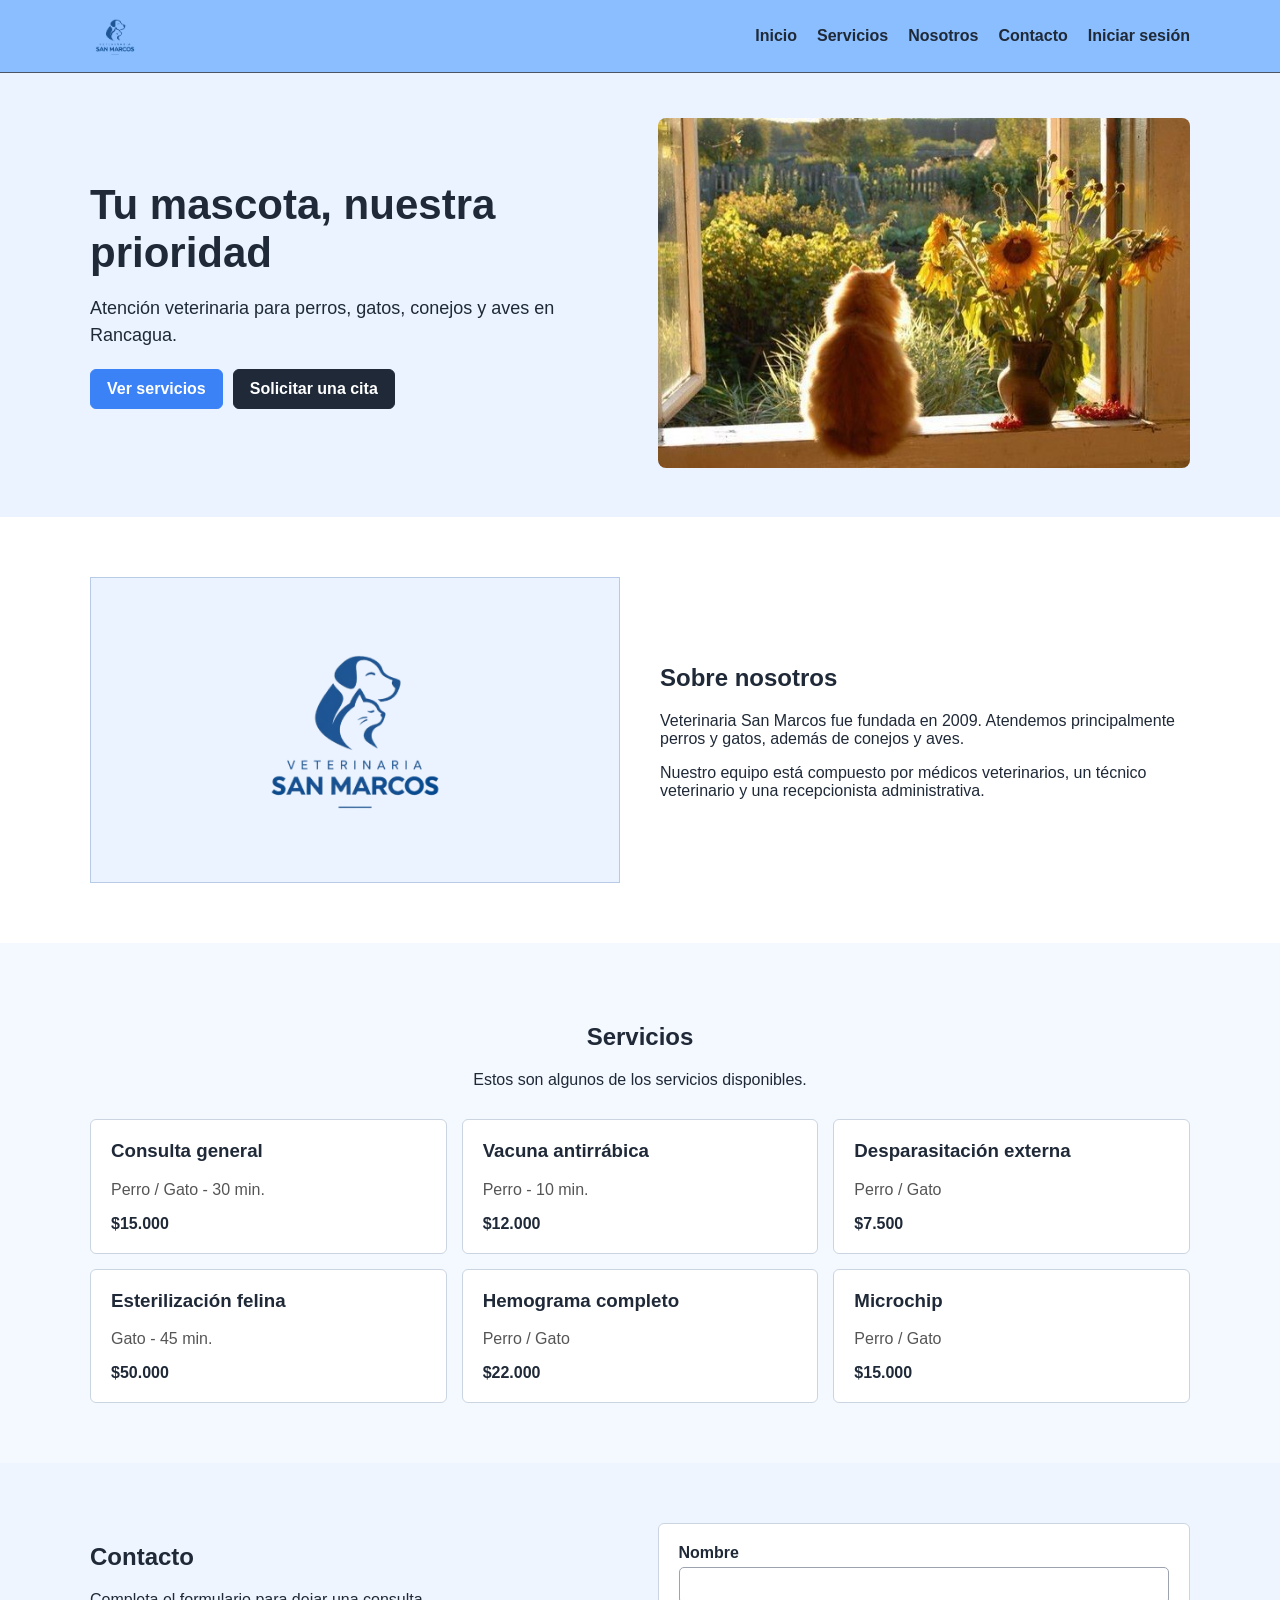
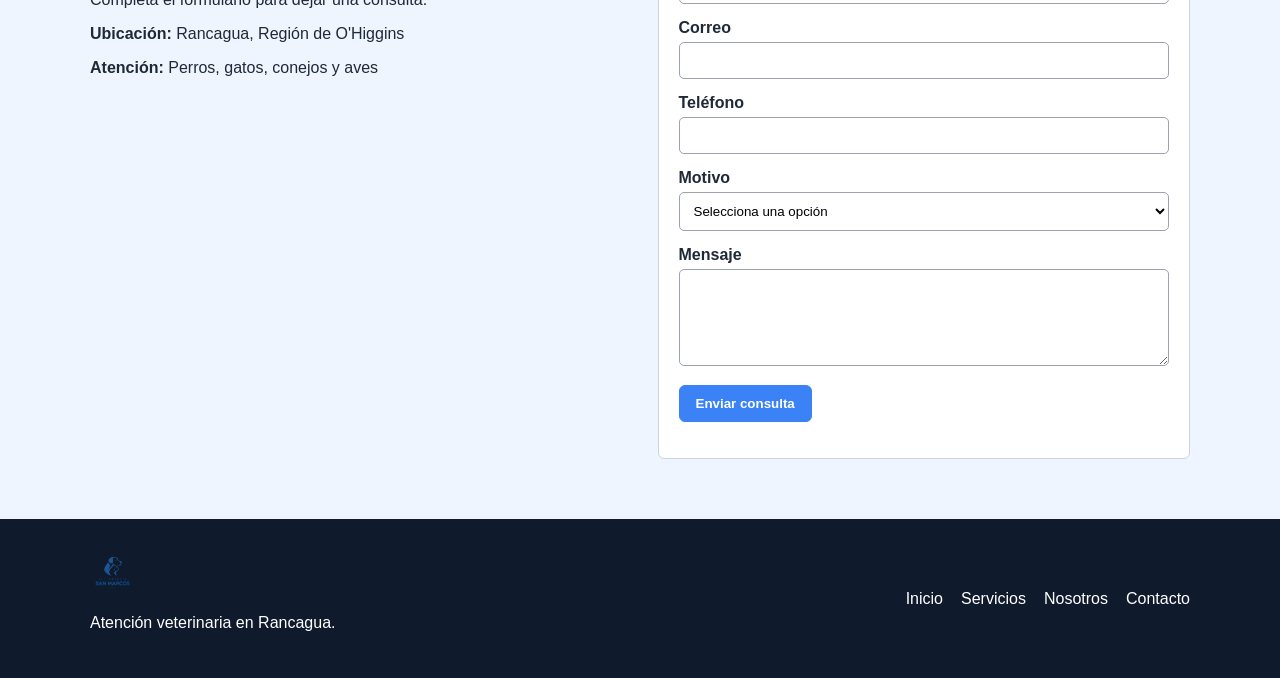
<file: index.html>
<!DOCTYPE html>
<html lang="es">
<head>
    <meta charset="UTF-8">
    <meta name="viewport" content="width=device-width, initial-scale=1.0">
    <title>Veterinaria San Marcos</title>
    <link rel="stylesheet" href="css/styles.css">
</head>
<body>

    <!-- CABECERA: logo y enlaces principales -->
    <header class="site-header">
        <div class="container nav-wrap">
            <a href="index.html" class="brand-logo">
                <img src="assets/logo-san-marcos.png" alt="Logo Veterinaria San Marcos">
            </a>

            <nav class="main-nav">
                <a href="#inicio">Inicio</a>
                <a href="#servicios">Servicios</a>
                <a href="#nosotros">Nosotros</a>
                <a href="#contacto">Contacto</a>
                <a href="login.html">Iniciar sesión</a>
            </nav>
        </div>
    </header>

    <main>
        <!-- HERO: presentación de la veterinaria -->
        <section id="inicio" class="hero">
            <div class="container hero-grid">
                <div class="hero-copy">
                    <h1>Tu mascota, nuestra prioridad</h1>
                    <p>
                        Atención veterinaria para perros, gatos, conejos y aves en Rancagua.
                    </p>
                    <div class="hero-actions">
                        <a class="btn btn-primary" href="#servicios">Ver servicios</a>
                        <a class="btn btn-dark" href="login.html">Solicitar una cita</a>
                    </div>
                </div>

                <div class="hero-visual">
                    <img class="hero-photo" src="assets/hero-veterinaria.png" alt="Imagen de Veterinaria San Marcos">
                </div>
            </div>
        </section>

        <!-- NOSOTROS -->
        <section id="nosotros" class="section">
            <div class="container split">
                <div class="about-visual">
                    <img src="assets/logo-san-marcos.png" alt="Logo Veterinaria San Marcos">
                </div>

                <div>
                    <h2>Sobre nosotros</h2>
                    <p>
                        Veterinaria San Marcos fue fundada en 2009. Atendemos principalmente
                        perros y gatos, además de conejos y aves.
                    </p>
                    <p>
                        Nuestro equipo está compuesto por médicos veterinarios, un técnico
                        veterinario y una recepcionista administrativa.
                    </p>
                </div>
            </div>
        </section>

        <!-- SERVICIOS: algunos ejemplos del catálogo -->
        <section id="servicios" class="section section-soft">
            <div class="container">
                <div class="section-heading">
                    <h2>Servicios</h2>
                    <p>Estos son algunos de los servicios disponibles.</p>
                </div>

                <div class="service-grid">
                    <article class="card service-card">
                        <h3>Consulta general</h3>
                        <p>Perro / Gato - 30 min.</p>
                        <strong>$15.000</strong>
                    </article>

                    <article class="card service-card">
                        <h3>Vacuna antirrábica</h3>
                        <p>Perro - 10 min.</p>
                        <strong>$12.000</strong>
                    </article>

                    <article class="card service-card">
                        <h3>Desparasitación externa</h3>
                        <p>Perro / Gato</p>
                        <strong>$7.500</strong>
                    </article>

                    <article class="card service-card">
                        <h3>Esterilización felina</h3>
                        <p>Gato - 45 min.</p>
                        <strong>$50.000</strong>
                    </article>

                    <article class="card service-card">
                        <h3>Hemograma completo</h3>
                        <p>Perro / Gato</p>
                        <strong>$22.000</strong>
                    </article>

                    <article class="card service-card">
                        <h3>Microchip</h3>
                        <p>Perro / Gato</p>
                        <strong>$15.000</strong>
                    </article>
                </div>
            </div>
        </section>

        <!-- CONTACTO: el formulario se valida con JavaScript -->
        <section id="contacto" class="section contact-section">
            <div class="container contact-grid">
                <div class="contact-copy">
                    <h2>Contacto</h2>
                    <p>Completa el formulario para dejar una consulta.</p>
                    <p><strong>Ubicación:</strong> Rancagua, Región de O'Higgins</p>
                    <p><strong>Atención:</strong> Perros, gatos, conejos y aves</p>
                </div>

                <div class="panel">
                    <form id="contact-form">
                        <div class="form-group">
                            <label for="contact-name">Nombre</label>
                            <input id="contact-name" type="text">
                        </div>

                        <div class="form-group">
                            <label for="contact-email">Correo</label>
                            <input id="contact-email" type="email">
                        </div>

                        <div class="form-group">
                            <label for="contact-phone">Teléfono</label>
                            <input id="contact-phone" type="tel">
                        </div>

                        <div class="form-group">
                            <label for="contact-subject">Motivo</label>
                            <select id="contact-subject">
                                <option value="">Selecciona una opción</option>
                                <option value="Cita">Consulta por cita</option>
                                <option value="Servicio">Consulta por servicio</option>
                                <option value="Mascota">Consulta por mascota</option>
                                <option value="Otro">Otra consulta</option>
                            </select>
                        </div>

                        <div class="form-group">
                            <label for="contact-message">Mensaje</label>
                            <textarea id="contact-message" rows="5"></textarea>
                        </div>

                        <button class="btn btn-primary" type="submit">Enviar consulta</button>
                        <p id="contact-message-result" class="form-message"></p>
                    </form>
                </div>
            </div>
        </section>
    </main>

    <!-- PIE DE PÁGINA -->
    <footer class="site-footer">
        <div class="container footer-grid">
            <div>
                <img src="assets/logo-san-marcos.png" alt="Veterinaria San Marcos">
                <p>Atención veterinaria en Rancagua.</p>
            </div>

            <nav class="footer-nav">
                <a href="#inicio">Inicio</a>
                <a href="#servicios">Servicios</a>
                <a href="#nosotros">Nosotros</a>
                <a href="#contacto">Contacto</a>
            </nav>
        </div>
    </footer>

    <script src="js/main.js"></script>
</body>
</html>
</file>
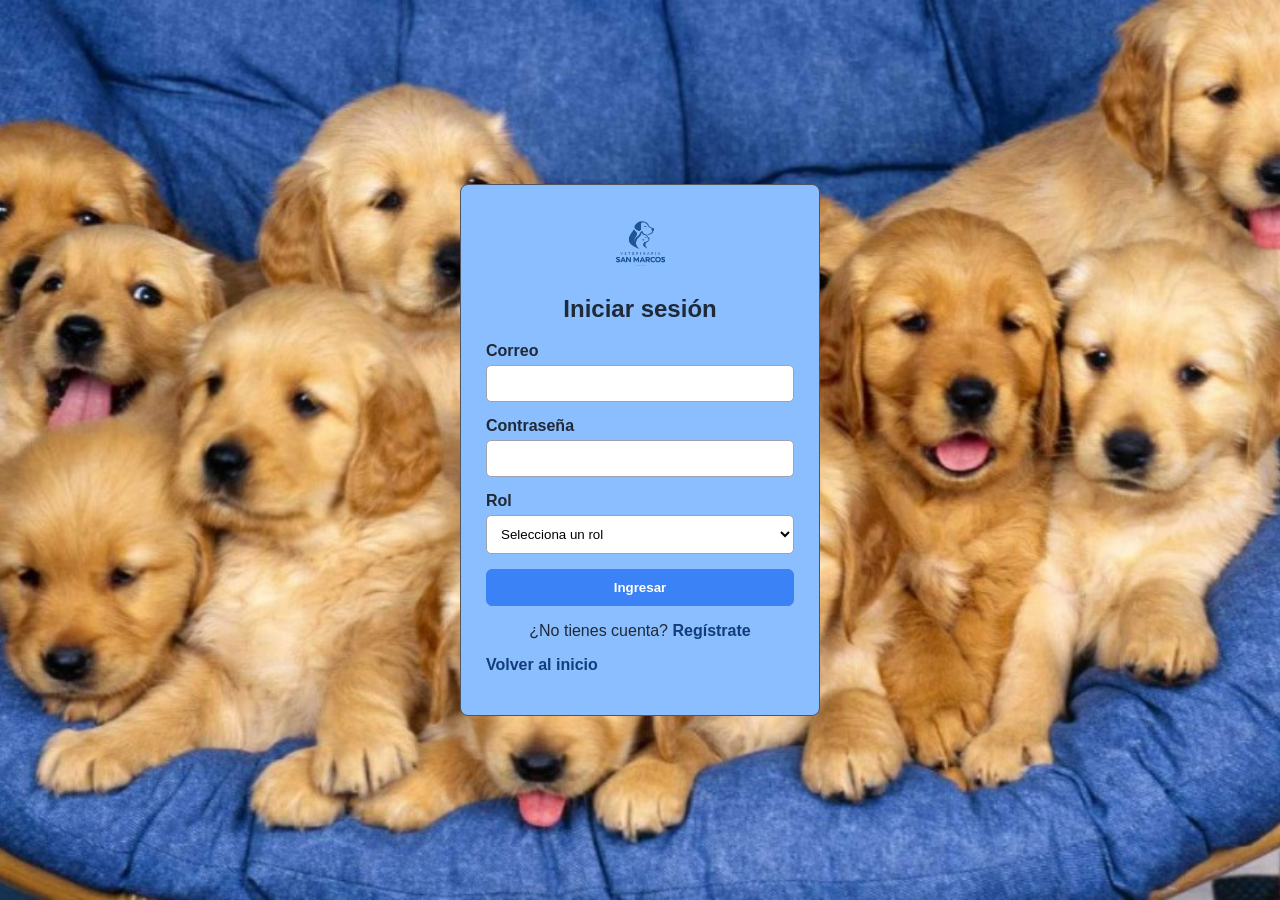
<file: admin.html>
<!DOCTYPE html>
<html lang="es">
<head>
  <meta charset="UTF-8">
  <meta name="viewport" content="width=device-width, initial-scale=1.0">
  <title>Administrador | Veterinaria San Marcos</title>
  <link rel="stylesheet" href="css/styles.css">
  <link rel="icon" type="image/png" href="assets/logo-san-marcos.png">
</head>
<body class="app-page" data-role="admin">
  <div class="app-shell">
    <aside class="sidebar" id="sidebar">
      <a class="sidebar-brand" href="index.html">
        <span class="sidebar-brand-mark logo-mark">
          <img src="assets/logo-san-marcos.png" alt="">
        </span>
        <span>San Marcos</span>
      </a>
      <div class="sidebar-profile"><strong>Administrador</strong><span id="sidebar-email"></span></div>
      <nav class="sidebar-nav" aria-label="Panel administrador">
        <button class="side-link active" type="button" data-section="dashboard" data-title="Dashboard general"><span class="side-icon">⌂</span>Dashboard</button>
        <button class="side-link" type="button" data-section="appointments" data-title="Citas"><span class="side-icon">◷</span>Citas</button>
        <button class="side-link" type="button" data-section="patients" data-title="Pacientes"><span class="side-icon">🐾</span>Pacientes</button>
        <button class="side-link" type="button" data-section="records" data-title="Fichas clínicas"><span class="side-icon">▤</span>Fichas clínicas</button>
        <button class="side-link" type="button" data-section="users" data-title="Usuarios"><span class="side-icon">👥</span>Usuarios</button>
        <button class="side-link" type="button" data-section="services" data-title="Servicios"><span class="side-icon">▦</span>Servicios</button>
        <button class="side-link" type="button" data-section="inventory" data-title="Inventario"><span class="side-icon">▣</span>Inventario</button>
        <button class="side-link" type="button" data-section="reports" data-title="Reportes"><span class="side-icon">▥</span>Reportes</button>
      </nav>
      <footer class="sidebar-footer"><button id="logout-btn" class="btn btn-dark" type="button">Cerrar sesión</button></footer>
    </aside>

    <div class="workspace">
      <!-- BARRA SUPERIOR: muestra el nombre de la sección y el usuario de la sesión. -->
      <header class="topbar">
        <div class="topbar-left">
          <button id="sidebar-toggle" class="btn btn-soft btn-square mobile-sidebar-toggle" type="button" aria-label="Abrir menú">☰</button>
          <h1 id="page-title">Dashboard general</h1>
        </div>
        <div class="topbar-user"><span class="online-dot"></span><span id="session-email" class="topbar-email"></span></div>
      </header>

      <!-- Cada section funciona como una "pantalla" interna. Solo una se muestra a la vez. -->
      <main class="workspace-content">
        <!-- DASHBOARD GENERAL -->
        <section class="dashboard-section active" data-section-panel="dashboard">
          <div class="page-heading"><div><p class="eyebrow">Administración</p><h2>Resumen general</h2><p>Los cambios de este panel se guardan en este navegador y se ven en recepción, veterinario y cliente.</p></div></div>
          <div class="stat-grid">
            <article class="card stat-card"><span class="stat-label">Citas registradas</span><strong class="stat-value" id="admin-count-appointments">0</strong><span class="stat-note">Agenda actual</span></article>
            <article class="card stat-card"><span class="stat-label">Pacientes</span><strong class="stat-value" id="admin-count-patients">0</strong><span class="stat-note">Fichas disponibles</span></article>
            <article class="card stat-card"><span class="stat-label">Usuarios</span><strong class="stat-value" id="admin-count-users">0</strong><span class="stat-note">Todos los roles</span></article>
            <article class="card stat-card"><span class="stat-label">Productos</span><strong class="stat-value" id="admin-count-stock">0</strong><span class="stat-note">Inventario</span></article>
          </div>
          <div class="grid-2 wide-left">
            <article class="panel">
              <div class="panel-title"><div><h2>Operación de la clínica</h2><p>Indicadores principales del caso.</p></div></div>
              <div class="quick-list">
                <div class="quick-item"><span>Pacientes promedio al día</span><strong data-clinic-stat="pacientesPromedioDia">25</strong></div>
                <div class="quick-item"><span>Inasistencia de citas</span><strong><span data-clinic-stat="inasistenciaPorcentaje">20</span>%</strong></div>
                <div class="quick-item"><span>Veterinarios</span><strong data-clinic-stat="veterinarios">3</strong></div>
                <div class="quick-item"><span>Personal técnico y recepción</span><strong>2</strong></div>
              </div>
            </article>
            <article class="panel">
              <div class="panel-title"><div><h2>Stock a revisar</h2><p>Productos con 20 unidades o menos.</p></div><button class="btn btn-soft btn-small ir-seccion" data-go-section="inventory" data-title="Inventario" type="button">Ver inventario</button></div>
              <div class="quick-list" id="admin-low-stock"></div>
            </article>
          </div>
        </section>

        <!-- CITAS: listado, creación y edición. -->
        <section class="dashboard-section" data-section-panel="appointments">
          <div class="page-heading"><div><p class="eyebrow">Agenda</p><h2>Todas las citas</h2><p>El administrador puede revisar y modificar cualquier cita.</p></div><button class="btn btn-primary" id="admin-new-appointment" type="button">Nueva cita</button></div>
          <article class="panel">
            <div class="search-bar">
              <label class="sr-only" for="admin-appointment-search">Buscar cita</label>
              <input id="admin-appointment-search" type="search" placeholder="Buscar paciente, servicio o estado">
            </div>
            <div class="table-wrap">
              <table>
                <caption class="sr-only">Todas las citas</caption>
                <thead>
                  <tr>
                    <th scope="col">Fecha</th>
                    <th scope="col">Hora</th>
                    <th scope="col">Paciente</th>
                    <th scope="col">Responsable</th>
                    <th scope="col">Servicio</th>
                    <th scope="col">Estado</th>
                    <th scope="col">Acciones</th>
                  </tr>
                </thead>
                <tbody id="admin-appointments-table"></tbody>
              </table>
            </div>
          </article>
          <article class="panel admin-editor" id="admin-appointment-editor" hidden>
            <div class="panel-title"><div><h2 id="admin-appointment-form-title">Editar cita</h2><p>Modifica los datos y guarda los cambios.</p></div><button class="btn btn-soft btn-small admin-close-editor" type="button">Cerrar</button></div>
            <form id="admin-appointment-form" novalidate>
              <input type="hidden" id="admin-appointment-id">
              <div class="form-row">
                <div class="form-group"><label for="admin-appointment-date">Fecha</label><input id="admin-appointment-date" name="fecha" type="date" required></div>
                <div class="form-group"><label for="admin-appointment-time">Hora</label><input id="admin-appointment-time" name="hora" type="time" required></div>
              </div>
              <div class="form-row">
                <div class="form-group"><label for="admin-appointment-patient">Paciente</label><select id="admin-appointment-patient" name="paciente" required></select></div>
                <div class="form-group"><label for="admin-appointment-service">Servicio</label><select id="admin-appointment-service" name="servicio" required></select></div>
              </div>
              <div class="form-group"><label for="admin-appointment-status">Estado</label><select id="admin-appointment-status" name="estado" required><option>Confirmada</option><option>Pendiente</option><option>En espera</option><option>Reagendada</option><option>Cancelada</option></select></div>
              <button class="btn btn-primary" type="submit">Guardar cita</button>
            </form>
          </article>
        </section>

        <!-- PACIENTES: listado y edición de datos generales. -->
        <section class="dashboard-section" data-section-panel="patients">
          <div class="page-heading"><div><p class="eyebrow">Pacientes</p><h2>Todos los pacientes</h2><p>Consulta y edita los datos generales de cualquier paciente.</p></div><button class="btn btn-primary" id="admin-new-patient" type="button">Nuevo paciente</button></div>
          <article class="panel">
            <div class="search-bar">
              <label class="sr-only" for="admin-patient-search">Buscar paciente</label>
              <input id="admin-patient-search" type="search" placeholder="Buscar mascota, responsable o especie">
            </div>
            <div class="table-wrap">
              <table>
                <caption class="sr-only">Todos los pacientes</caption>
                <thead>
                  <tr>
                    <th scope="col">Paciente</th>
                    <th scope="col">Especie</th>
                    <th scope="col">Responsable</th>
                    <th scope="col">Teléfono</th>
                    <th scope="col">Técnico</th>
                    <th scope="col">Acciones</th>
                  </tr>
                </thead>
                <tbody id="admin-patients-table"></tbody>
              </table>
            </div>
          </article>
          <article class="panel admin-editor" id="admin-patient-editor" hidden>
            <div class="panel-title"><div><h2 id="admin-patient-form-title">Editar paciente</h2><p>Actualiza la información de la ficha.</p></div><button class="btn btn-soft btn-small admin-close-editor" type="button">Cerrar</button></div>
            <form id="admin-patient-form" novalidate>
              <input type="hidden" id="admin-patient-id">
              <div class="form-row form-row-3">
                <div class="form-group"><label for="admin-patient-name">Nombre</label><input id="admin-patient-name" name="nombre" type="text" required></div>
                <div class="form-group"><label for="admin-patient-species">Especie</label><select id="admin-patient-species" name="especie" required><option>Perro</option><option>Gato</option><option>Ave</option><option>Conejo</option></select></div>
                <div class="form-group"><label for="admin-patient-breed">Raza</label><input id="admin-patient-breed" name="raza" type="text" required></div>
              </div>
              <div class="form-row form-row-3">
                <div class="form-group"><label for="admin-patient-age">Edad</label><input id="admin-patient-age" name="edad" type="text" required></div>
                <div class="form-group"><label for="admin-patient-sex">Sexo</label><select id="admin-patient-sex" name="sexo" required><option>Hembra</option><option>Macho</option><option>Sin registrar</option></select></div>
                <div class="form-group"><label for="admin-patient-weight">Peso</label><input id="admin-patient-weight" name="peso" type="text" required></div>
              </div>
              <div class="form-row form-row-3">
                <div class="form-group"><label for="admin-patient-owner">Responsable</label><input id="admin-patient-owner" name="responsable" type="text" required></div>
                <div class="form-group"><label for="admin-patient-phone">Teléfono</label><input id="admin-patient-phone" name="telefono" type="tel" required></div>
                <div class="form-group"><label for="admin-patient-reason">Motivo actual</label><input id="admin-patient-reason" name="motivo" type="text" required></div>
              </div>
              <div class="form-group">
                <label for="admin-patient-tecnico">Técnico asignado</label>
                <select id="admin-patient-tecnico">
                  <option value="">Sin asignar</option>
                </select>
              </div>
              <button class="btn btn-primary" type="submit">Guardar paciente</button>
            </form>
          </article>
        </section>

        <!-- FICHAS CLÍNICAS: historial y vacunas de cada mascota. -->
        <section class="dashboard-section" data-section-panel="records">
          <div class="page-heading"><div><p class="eyebrow">Fichas clínicas</p><h2>Historial y vacunas</h2><p>Selecciona un paciente para revisar o actualizar su ficha clínica.</p></div></div>
          <article class="panel">
            <div class="form-group"><label for="admin-record-patient">Paciente</label><select id="admin-record-patient"><option value="">Selecciona un paciente</option></select></div>
          </article>
          <div id="admin-record-content" hidden>
            <div class="grid-2">
              <article class="panel">
                <div class="panel-title"><div><p class="eyebrow">Historial clínico</p><h2 id="admin-record-title">Paciente</h2></div></div>
                <div id="admin-history-list" class="timeline"></div>
                <hr class="section-divider">
                <form id="admin-history-form" novalidate>
                  <input type="hidden" id="admin-history-index">
                  <div class="form-row">
                    <div class="form-group"><label for="admin-history-date">Fecha</label><input id="admin-history-date" type="date" required></div>
                    <div class="form-group"><label for="admin-history-type">Tipo</label><input id="admin-history-type" name="tipo" type="text" placeholder="Consulta general" required></div>
                  </div>
                  <div class="form-group"><label for="admin-history-detail">Detalle</label><textarea id="admin-history-detail" rows="4" required></textarea></div>
                  <button class="btn btn-primary" type="submit">Agregar registro</button>
                </form>
              </article>
              <article class="panel">
                <div class="panel-title"><div><p class="eyebrow">Vacunas</p><h2>Estado de vacunación</h2></div></div>
                <div id="admin-vaccine-list"></div>
                <hr class="section-divider">
                <form id="admin-vaccine-form" novalidate>
                  <input type="hidden" id="admin-vaccine-index">
                  <div class="form-group"><label for="admin-vaccine-name">Vacuna</label><input id="admin-vaccine-name" name="vacuna" type="text" required></div>
                  <div class="form-row">
                    <div class="form-group"><label for="admin-vaccine-date">Fecha aplicada</label><input id="admin-vaccine-date" type="date" required></div>
                    <div class="form-group"><label for="admin-vaccine-next">Próxima dosis</label><input id="admin-vaccine-next" type="date" required></div>
                  </div>
                  <div class="form-group"><label for="admin-vaccine-status">Estado</label><select id="admin-vaccine-status"><option>Al día</option><option>Próxima</option><option>Corresponde hoy</option><option>Sin registros</option></select></div>
                  <button class="btn btn-primary" type="submit">Agregar vacuna</button>
                </form>
              </article>
            </div>
          </div>
        </section>

        <!-- USUARIOS: administración de cuentas y roles. -->
        <section class="dashboard-section" data-section-panel="users">
          <div class="page-heading"><div><p class="eyebrow">Usuarios</p><h2>Gestión de usuarios</h2><p>Administra cuentas, roles y estados de acceso.</p></div><button class="btn btn-primary" id="admin-new-user" type="button">Crear usuario</button></div>
          <article class="panel">
            <div class="search-bar">
              <label class="sr-only" for="admin-user-search">Buscar usuario</label>
              <input id="admin-user-search" type="search" placeholder="Buscar por nombre, correo o rol">
            </div>
            <div class="table-wrap">
              <table>
                <caption class="sr-only">Usuarios del sistema</caption>
                <thead>
                  <tr>
                    <th scope="col">Nombre</th>
                    <th scope="col">Correo</th>
                    <th scope="col">Rol</th>
                    <th scope="col">Estado</th>
                    <th scope="col">Acciones</th>
                  </tr>
                </thead>
                <tbody id="admin-users-table"></tbody>
              </table>
            </div>
          </article>
          <article class="panel admin-editor" id="admin-user-editor" hidden>
            <div class="panel-title"><div><h2 id="admin-user-form-title">Editar usuario</h2><p>Modifica los datos de la cuenta.</p></div><button class="btn btn-soft btn-small admin-close-editor" type="button">Cerrar</button></div>
            <form id="admin-user-form" novalidate>
              <input type="hidden" id="admin-user-id">
              <div class="form-row">
                <div class="form-group"><label for="admin-user-name">Nombre</label><input id="admin-user-name" name="nombre" type="text" required></div>
                <div class="form-group"><label for="admin-user-email">Correo</label><input id="admin-user-email" name="correo" type="email" required></div>
              </div>
              <div class="form-row">
                <div class="form-group"><label for="admin-user-role">Rol</label><select id="admin-user-role" required><option>Administrador</option><option>Recepcionista</option><option>Veterinario</option><option>Técnico veterinario</option><option>Dueño de mascota</option></select></div>
                <div class="form-group"><label for="admin-user-status">Estado</label><select id="admin-user-status" required><option>Activo</option><option>Inactivo</option></select></div>
              </div>
              <button class="btn btn-primary" type="submit">Guardar usuario</button>
            </form>
          </article>
        </section>

        <!-- SERVICIOS: catálogo completo de prestaciones. -->
        <section class="dashboard-section" data-section-panel="services">
          <div class="page-heading"><div><p class="eyebrow">Servicios</p><h2>Catálogo completo</h2><p>Consulta, crea y edita servicios, precios y duración.</p></div><button class="btn btn-primary" id="admin-new-service" type="button">Nuevo servicio</button></div>
          <article class="panel">
            <div class="search-bar">
              <label class="sr-only" for="admin-service-search">Buscar servicio</label>
              <input id="admin-service-search" type="search" placeholder="Buscar servicio, código o categoría">
            </div>
            <div class="table-wrap">
              <table>
                <caption class="sr-only">Catálogo de servicios</caption>
                <thead>
                  <tr>
                    <th scope="col">Código</th>
                    <th scope="col">Categoría</th>
                    <th scope="col">Servicio</th>
                    <th scope="col">Especie</th>
                    <th scope="col">Duración</th>
                    <th scope="col">Precio</th>
                    <th scope="col">Acciones</th>
                  </tr>
                </thead>
                <tbody id="admin-services-table"></tbody>
              </table>
            </div>
          </article>
          <article class="panel admin-editor" id="admin-service-editor" hidden>
            <div class="panel-title"><div><h2 id="admin-service-form-title">Editar servicio</h2><p>Actualiza la información del catálogo.</p></div><button class="btn btn-soft btn-small admin-close-editor" type="button">Cerrar</button></div>
            <form id="admin-service-form" novalidate>
              <input type="hidden" id="admin-service-original-code">
              <div class="form-row">
                <div class="form-group"><label for="admin-service-code">Código</label><input id="admin-service-code" name="codigo" type="text" required></div>
                <div class="form-group"><label for="admin-service-category">Categoría</label><input id="admin-service-category" name="categoria" type="text" required></div>
                <div class="form-group"><label for="admin-service-name">Nombre</label><input id="admin-service-name" name="nombre" type="text" required></div>
              </div>
              <div class="form-row">
                <div class="form-group"><label for="admin-service-species">Especie</label><input id="admin-service-species" name="especie" type="text" required></div>
                <div class="form-group"><label for="admin-service-duration">Duración</label><input id="admin-service-duration" name="duracion" type="text" required></div>
                <div class="form-group"><label for="admin-service-price">Precio</label><input id="admin-service-price" type="number" min="0" required></div>
              </div>
              <div class="form-group"><label for="admin-service-notes">Observaciones</label><textarea id="admin-service-notes" rows="3"></textarea></div>
              <button class="btn btn-primary" type="submit">Guardar servicio</button>
            </form>
          </article>
        </section>

        <!-- INVENTARIO: medicamentos, vacunas, stock y precios. -->
        <section class="dashboard-section" data-section-panel="inventory">
          <div class="page-heading"><div><p class="eyebrow">Inventario</p><h2>Medicamentos y vacunas</h2><p>Consulta, crea y edita productos, stock y valores.</p></div><button class="btn btn-primary" id="admin-new-stock" type="button">Nuevo producto</button></div>
          <article class="panel">
            <div class="search-bar">
              <label class="sr-only" for="admin-stock-search">Buscar producto</label>
              <input id="admin-stock-search" type="search" placeholder="Buscar producto, código o categoría">
            </div>
            <div class="table-wrap">
              <table>
                <caption class="sr-only">Inventario de medicamentos y vacunas</caption>
                <thead>
                  <tr>
                    <th scope="col">Código</th>
                    <th scope="col">Categoría</th>
                    <th scope="col">Producto</th>
                    <th scope="col">Principio activo</th>
                    <th scope="col">Presentación</th>
                    <th scope="col">Stock</th>
                    <th scope="col">Precio</th>
                    <th scope="col">Acciones</th>
                  </tr>
                </thead>
                <tbody id="admin-stock-table"></tbody>
              </table>
            </div>
          </article>
          <article class="panel admin-editor" id="admin-stock-editor" hidden>
            <div class="panel-title"><div><h2 id="admin-stock-form-title">Editar producto</h2><p>Actualiza los datos del inventario.</p></div><button class="btn btn-soft btn-small admin-close-editor" type="button">Cerrar</button></div>
            <form id="admin-stock-form" novalidate>
              <input type="hidden" id="admin-stock-original-code">
              <div class="form-row">
                <div class="form-group"><label for="admin-stock-code">Código</label><input id="admin-stock-code" name="codigo" type="text" required></div>
                <div class="form-group"><label for="admin-stock-category">Categoría</label><input id="admin-stock-category" name="categoria" type="text" required></div>
                <div class="form-group"><label for="admin-stock-name">Producto</label><input id="admin-stock-name" name="nombre" type="text" required></div>
              </div>
              <div class="form-row">
                <div class="form-group"><label for="admin-stock-active">Principio activo</label><input id="admin-stock-active" name="principio" type="text" required></div>
                <div class="form-group"><label for="admin-stock-presentation">Presentación</label><input id="admin-stock-presentation" name="presentacion" type="text" required></div>
                <div class="form-group"><label for="admin-stock-species">Especie</label><input id="admin-stock-species" name="especie" type="text" required></div>
              </div>
              <div class="form-row">
                <div class="form-group"><label for="admin-stock-quantity">Stock</label><input id="admin-stock-quantity" type="number" min="0" required></div>
                <div class="form-group"><label for="admin-stock-price">Precio unitario</label><input id="admin-stock-price" type="number" min="0" required></div>
              </div>
              <button class="btn btn-primary" type="submit">Guardar producto</button>
            </form>
          </article>
        </section>

        <!-- REPORTES: resumen de los datos disponibles. -->
        <section class="dashboard-section" data-section-panel="reports">
          <div class="page-heading"><div><p class="eyebrow">Reportes</p><h2>Indicadores y resumen</h2><p>Consulta la información general del sistema.</p></div></div>
          <div class="grid-2">
            <article class="panel">
              <div class="quick-list" id="admin-report-list"></div>
            </article>
            <article class="panel">
              <div class="panel-title"><div><h2>Resumen por período</h2><p>Selecciona un rango de consulta.</p></div></div>
              <form id="report-form" novalidate>
                <div class="form-group"><label for="report-period">Período</label><select id="report-period" required><option value="">Selecciona</option><option value="day">Hoy</option><option value="week">Esta semana</option><option value="month">Este mes</option></select></div>
                <button class="btn btn-primary" type="submit">Generar resumen</button>
                <p id="report-message" class="form-message" aria-live="polite"></p>
              </form>
            </article>
          </div>
        </section>
      </main>
    </div>
  </div>

  <div id="toast-container" class="toast-container" aria-live="polite"></div>
  <!-- Orden importante: primero los datos, luego funciones generales y al final funciones exclusivas del administrador. -->
  <script src="js/data.js"></script>
  <script src="js/comun.js"></script>
  <script src="js/admin.js"></script>
</body>
</html>
</file>
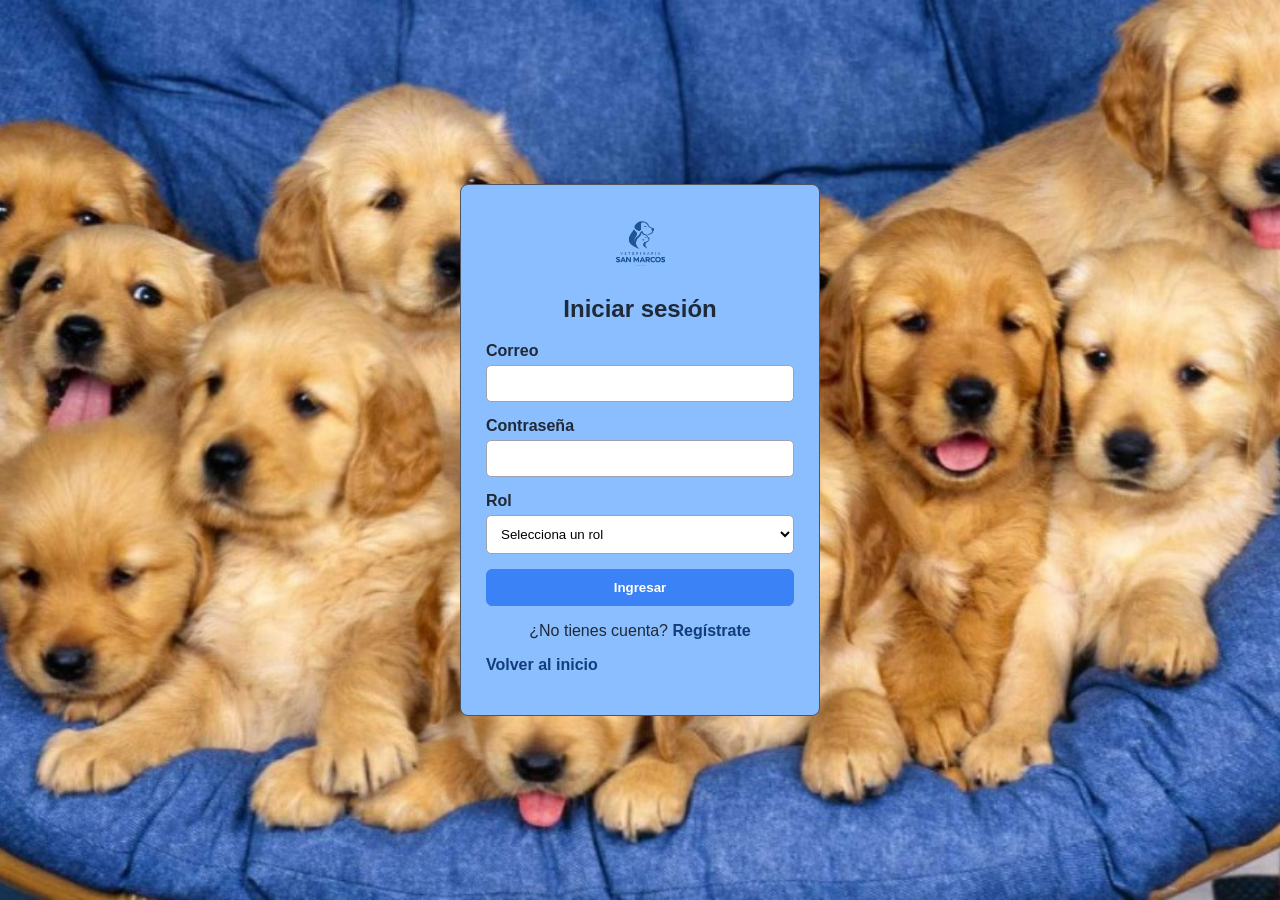
<file: cliente.html>
<!DOCTYPE html>
<html lang="es">
<head>
  <meta charset="UTF-8">
  <meta name="viewport" content="width=device-width, initial-scale=1.0">
  <title>Mi cuenta | Veterinaria San Marcos</title>
  <link rel="stylesheet" href="css/styles.css">
  <link rel="icon" type="image/png" href="assets/logo-san-marcos.png">
</head>
<body class="app-page" data-role="cliente">
  <div class="app-shell">
    <aside class="sidebar" id="sidebar">
      <a class="sidebar-brand" href="index.html">
        <span class="sidebar-brand-mark logo-mark">
          <img src="assets/logo-san-marcos.png" alt="">
        </span>
        <span>San Marcos</span>
      </a>
      <div class="sidebar-profile">
        <strong>Dueño de mascota</strong>
        <span id="sidebar-email"></span>
      </div>
      <nav class="sidebar-nav" aria-label="Mi cuenta">
        <button class="side-link active" type="button" data-section="dashboard" data-title="Mi cuenta"><span class="side-icon">⌂</span>Inicio</button>
        <button class="side-link" type="button" data-section="pets" data-title="Mis mascotas"><span class="side-icon">🐾</span>Mis mascotas</button>
        <button class="side-link" type="button" data-section="appointments" data-title="Mis citas"><span class="side-icon">▣</span>Citas</button>
        <button class="side-link" type="button" data-section="vaccines" data-title="Vacunas"><span class="side-icon">✚</span>Vacunas</button>
        <button class="side-link" type="button" data-section="services" data-title="Servicios"><span class="side-icon">▦</span>Servicios</button>
      </nav>
      <footer class="sidebar-footer">
        <button id="logout-btn" class="btn btn-dark" type="button">Cerrar sesión</button>
      </footer>
    </aside>

    <div class="workspace">
      <header class="topbar">
        <div class="topbar-left">
          <button id="sidebar-toggle" class="btn btn-soft btn-square mobile-sidebar-toggle" type="button" aria-label="Abrir menú">☰</button>
          <h1 id="page-title">Mi cuenta</h1>
        </div>
        <div class="topbar-user">
          <span class="online-dot" aria-hidden="true"></span>
          <span id="session-email" class="topbar-email"></span>
        </div>
      </header>

      <main class="workspace-content">
        <section class="dashboard-section active" data-section-panel="dashboard">
          <div class="page-heading">
            <div>
              <p class="eyebrow">Mi cuenta</p>
              <h2>Información de tus mascotas</h2>
              <p>En esta demostración el rol cliente muestra las mascotas de Camila Rojas: Luna y Mila. Falta un servidor que busque las mascotas según el correo.</p>
            </div>
          </div>
          <div class="stat-grid">
            <article class="card stat-card">
              <span class="stat-label">Mis mascotas</span>
              <strong class="stat-value" id="n-mascotas">2</strong>
              <span class="stat-note">Asociadas a Camila Rojas</span>
            </article>
            <article class="card stat-card">
              <span class="stat-label">Citas</span>
              <strong class="stat-value" id="n-citas">5</strong>
              <span class="stat-note">Agenda de la clínica</span>
            </article>
            <article class="card stat-card">
              <span class="stat-label">Servicios</span>
              <strong class="stat-value" id="n-servicios">31</strong>
              <span class="stat-note">Catálogo disponible</span>
            </article>
            <article class="card stat-card">
              <span class="stat-label">Vacunación</span>
              <strong class="stat-value" id="n-vacunas">6</strong>
              <span class="stat-note">Servicios registrados</span>
            </article>
          </div>
          <div class="grid-2">
            <article class="panel" id="client-home-pet">
              <div class="patient-summary">
                <div id="client-home-pet-emoji" class="patient-avatar">🐱</div>
                <div>
                  <p class="eyebrow">Mi mascota</p>
                  <h2 id="client-home-pet-name">Mila</h2>
                  <p id="client-home-pet-data" class="muted">Gato · Doméstico de pelo corto · 3 años</p>
                </div>
              </div>
            </article>
            <article class="panel">
              <div class="panel-title">
                <div>
                  <h2>Próxima cita</h2>
                  <p>Sale de la misma agenda de la clínica.</p>
                </div>
                <span id="client-next-status" class="status status-ok">Confirmada</span>
              </div>
              <div id="client-next-appointment" class="quick-list"></div>
            </article>
          </div>
        </section>

        <section class="dashboard-section" data-section-panel="pets">
          <div class="page-heading">
            <div>
              <p class="eyebrow">Mascotas</p>
              <h2>Mis mascotas</h2>
              <p>Estas mascotas están en la lista de pacientes de la clínica.</p>
            </div>
          </div>
          <div id="client-pets-grid" class="grid-2"></div>
        </section>

        <section class="dashboard-section" data-section-panel="appointments">
          <div class="page-heading">
            <div>
              <p class="eyebrow">Citas</p>
              <h2>Mis citas</h2>
              <p>Si pides una cita, recepción y administración la ven en su agenda.</p>
            </div>
          </div>
          <div class="grid-2 wide-left">
            <article class="panel">
              <div class="table-wrap">
                <table>
                  <caption class="sr-only">Citas de las mascotas del cliente</caption>
                  <thead>
                    <tr>
                      <th scope="col">Mascota</th>
                      <th scope="col">Fecha</th>
                      <th scope="col">Hora</th>
                      <th scope="col">Servicio</th>
                      <th scope="col">Estado</th>
                    </tr>
                  </thead>
                  <tbody id="client-appointments-table"></tbody>
                </table>
              </div>
            </article>
            <article class="panel">
              <div class="panel-title">
                <div>
                  <h2>Solicitar cita</h2>
                  <p>Elige mascota, servicio y fecha. La hora queda 09:00 hasta que recepción la confirme.</p>
                </div>
              </div>
              <form id="client-appointment-form" novalidate>
                <div class="form-group">
                  <label for="client-pet">Mascota</label>
                  <select id="client-pet" name="mascota" required>
                    <option value="">Selecciona</option>
                  </select>
                  <p id="client-pet-error" class="error" aria-live="polite"></p>
                </div>
                <div class="form-group">
                  <label for="client-service">Servicio</label>
                  <select id="client-service" name="servicio" required>
                    <option value="">Selecciona</option>
                  </select>
                  <p id="client-service-error" class="error" aria-live="polite"></p>
                </div>
                <div class="form-group">
                  <label for="client-date">Fecha preferida</label>
                  <input id="client-date" name="fecha" type="date" required>
                  <p id="client-date-error" class="error" aria-live="polite"></p>
                </div>
                <div class="form-group">
                  <label for="client-notes">Comentario</label>
                  <textarea id="client-notes" name="comentario" rows="3" placeholder="Opcional"></textarea>
                </div>
                <button class="btn btn-primary" type="submit">Solicitar cita</button>
                <p class="form-message" aria-live="polite"></p>
              </form>
            </article>
          </div>
        </section>

        <section class="dashboard-section" data-section-panel="vaccines">
          <div class="page-heading">
            <div>
              <p class="eyebrow">Vacunas</p>
              <h2>Historial de vacunación</h2>
              <p>Estas fechas salen de las fichas clínicas de Luna y Mila.</p>
            </div>
          </div>
          <article class="panel">
            <div id="client-vaccines"></div>
          </article>
        </section>

        <section class="dashboard-section" data-section-panel="services">
          <div class="page-heading">
            <div>
              <p class="eyebrow">Servicios</p>
              <h2>Catálogo de la clínica</h2>
              <p>Revisa valores y duración antes de solicitar una cita.</p>
            </div>
          </div>
          <article class="panel">
            <div class="filter-row">
              <div class="form-group">
                <label class="sr-only" for="buscador-servicios">Buscar servicio</label>
                <input id="buscador-servicios" type="search" placeholder="Buscar servicio">
              </div>
              <div class="form-group">
                <label class="sr-only" for="filtro-servicios">Filtrar por categoría</label>
                <select id="filtro-servicios">
                  <option value="">Todas las categorías</option>
                </select>
              </div>
            </div>
            <div class="table-wrap">
              <table>
                <caption class="sr-only">Catálogo de servicios</caption>
                <thead>
                  <tr>
                    <th scope="col">Categoría</th>
                    <th scope="col">Servicio</th>
                    <th scope="col">Especie</th>
                    <th scope="col">Duración</th>
                    <th scope="col">Precio</th>
                  </tr>
                </thead>
                <tbody id="tabla-servicios"></tbody>
              </table>
            </div>
          </article>
        </section>
      </main>
    </div>
  </div>
  <div id="toast-container" class="toast-container" aria-live="polite"></div>
  <script src="js/data.js"></script>
  <script src="js/comun.js"></script>
  <script src="js/cliente.js"></script>
</body>
</html>
</file>
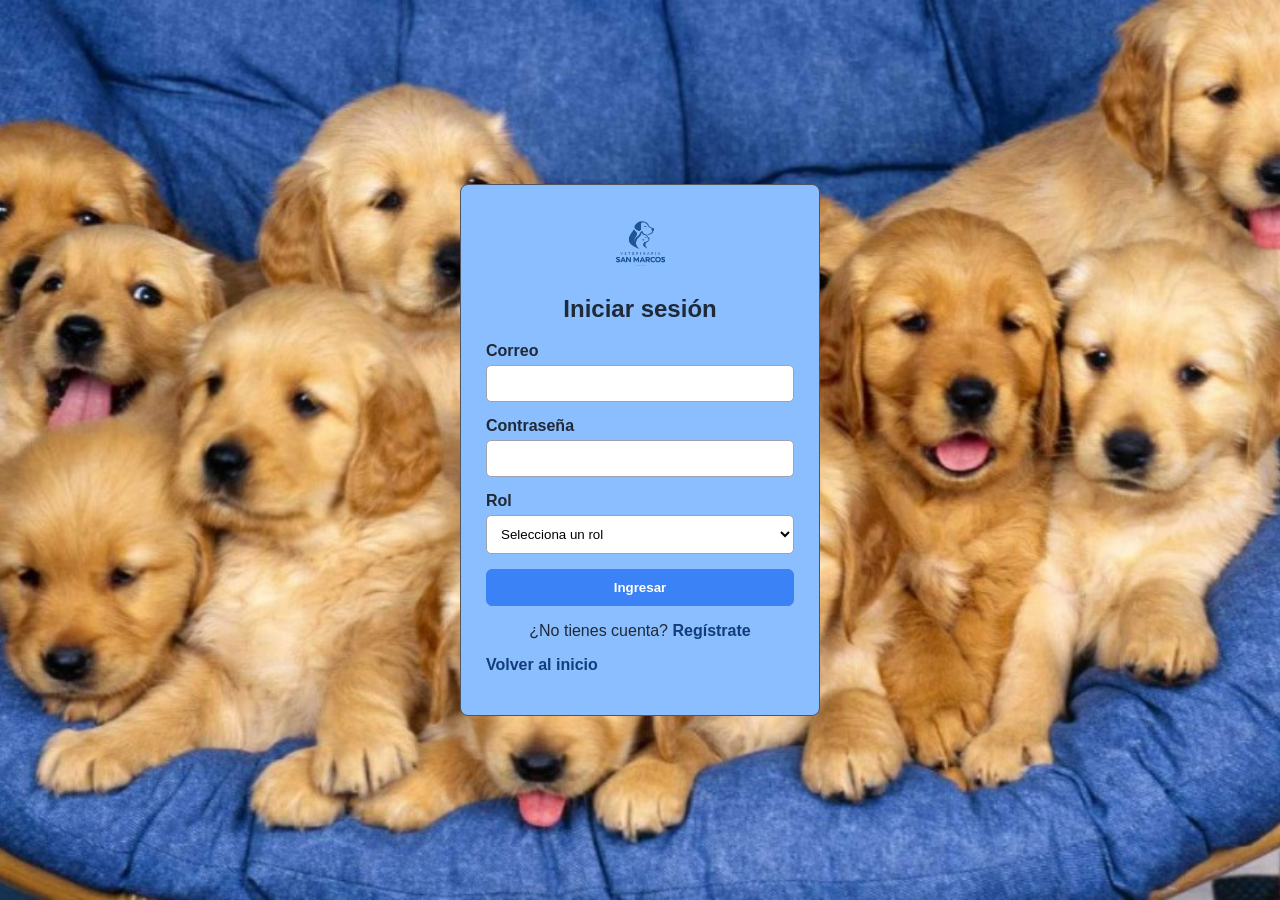
<file: login.html>
<!DOCTYPE html>
<html lang="es">
<head>
    <meta charset="UTF-8">
    <meta name="viewport" content="width=device-width, initial-scale=1.0">
    <title>Iniciar sesión</title>
    <link rel="stylesheet" href="css/styles.css">
</head>
<body class="auth-page">

    <main class="auth-shell">
        <section class="auth-box">
            <img class="auth-logo" src="assets/logo-san-marcos.png" alt="Veterinaria San Marcos">
            <h1>Iniciar sesión</h1>

            <!-- El login es una simulación porque el proyecto no tiene backend. -->
            <form id="login-form">
                <div class="form-group">
                    <label for="email">Correo</label>
                    <input id="email" type="email">
                </div>

                <div class="form-group">
                    <label for="password">Contraseña</label>
                    <input id="password" type="password">
                </div>

                <div class="form-group">
                    <label for="role">Rol</label>
                    <select id="role">
                        <option value="">Selecciona un rol</option>
                        <option value="admin">Administrador</option>
                        <option value="recepcion">Recepcionista</option>
                        <option value="veterinario">Médico veterinario</option>
                        <option value="tecnico">Técnico veterinario</option>
                        <option value="cliente">Dueño de mascota</option>
                    </select>
                </div>

                <button class="btn btn-primary auth-button" type="submit">Ingresar</button>
                <p id="login-message" class="form-message"></p>
            </form>

            <p class="auth-extra">¿No tienes cuenta? <a href="registro.html">Regístrate</a></p>
            <p><a class="auth-back" href="index.html">Volver al inicio</a></p>
        </section>
    </main>

    <script src="js/login.js"></script>
</body>
</html>
</file>
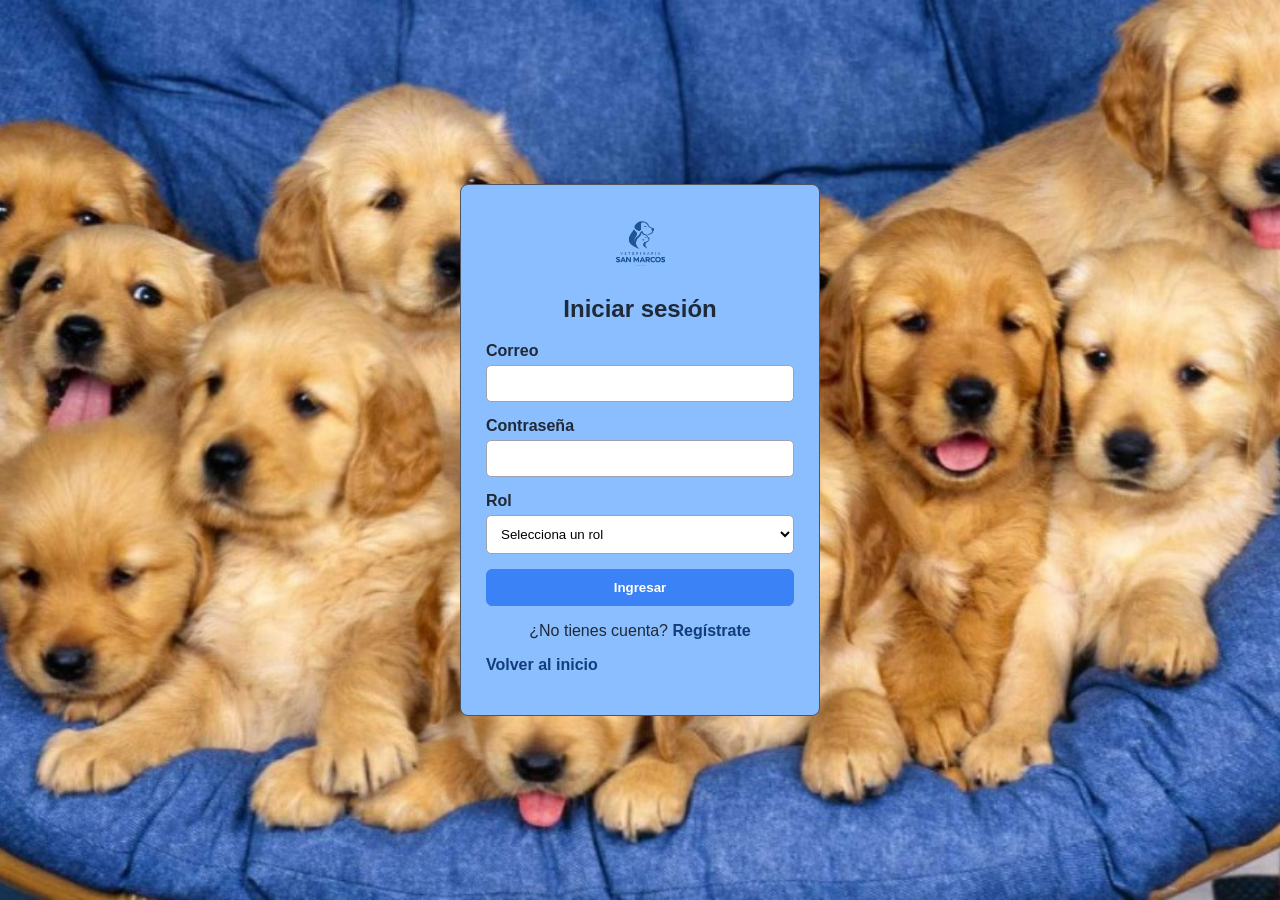
<file: recepcion.html>
<!DOCTYPE html>
<html lang="es">
<head>
  <meta charset="UTF-8">
  <meta name="viewport" content="width=device-width, initial-scale=1.0">
  <title>Recepción | Veterinaria San Marcos</title>
  <link rel="stylesheet" href="css/styles.css">
  <link rel="icon" type="image/png" href="assets/logo-san-marcos.png">
</head>
<body class="app-page" data-role="recepcion">
  <div class="app-shell">
    <aside class="sidebar" id="sidebar">
      <a class="sidebar-brand" href="index.html">
        <span class="sidebar-brand-mark logo-mark">
          <img src="assets/logo-san-marcos.png" alt="">
        </span>
        <span>San Marcos</span>
      </a>
      <div class="sidebar-profile">
        <strong>Recepción</strong>
        <span id="sidebar-email"></span>
      </div>
      <nav class="sidebar-nav" aria-label="Panel de recepción">
        <button class="side-link active" type="button" data-section="dashboard" data-title="Dashboard de recepción"><span class="side-icon">⌂</span>Dashboard</button>
        <button class="side-link" type="button" data-section="appointments" data-title="Citas"><span class="side-icon">▣</span>Citas</button>
        <button class="side-link" type="button" data-section="patients" data-title="Pacientes"><span class="side-icon">🐾</span>Pacientes</button>
        <button class="side-link" type="button" data-section="new-patient" data-title="Registrar paciente"><span class="side-icon">＋</span>Nuevo paciente</button>
        <button class="side-link" type="button" data-section="services" data-title="Servicios"><span class="side-icon">▦</span>Servicios</button>
      </nav>
      <footer class="sidebar-footer">
        <button id="logout-btn" class="btn btn-dark" type="button">Cerrar sesión</button>
      </footer>
    </aside>

    <div class="workspace">
      <header class="topbar">
        <div class="topbar-left">
          <button id="sidebar-toggle" class="btn btn-soft btn-square mobile-sidebar-toggle" type="button" aria-label="Abrir menú">☰</button>
          <h1 id="page-title">Dashboard de recepción</h1>
        </div>
        <div class="topbar-user">
          <span class="online-dot" aria-hidden="true"></span>
          <span id="session-email" class="topbar-email"></span>
        </div>
      </header>

      <main class="workspace-content">
        <section class="dashboard-section active" data-section-panel="dashboard">
          <div class="page-heading">
            <div>
              <p class="eyebrow">Recepción</p>
              <h2>Resumen de agenda</h2>
              <p>La agenda, los pacientes y los servicios son los mismos datos que ve administración y veterinario.</p>
            </div>
          </div>
          <div class="stat-grid">
            <article class="card stat-card">
              <span class="stat-label">Citas registradas</span>
              <strong class="stat-value" id="n-citas">5</strong>
              <span class="stat-note">Agenda actual</span>
            </article>
            <article class="card stat-card">
              <span class="stat-label">Pacientes promedio</span>
              <strong class="stat-value" id="n-promedio">25</strong>
              <span class="stat-note">Por día</span>
            </article>
            <article class="card stat-card">
              <span class="stat-label">Servicios</span>
              <strong class="stat-value" id="n-servicios">31</strong>
              <span class="stat-note">Catálogo disponible</span>
            </article>
            <article class="card stat-card">
              <span class="stat-label">Inasistencia</span>
              <strong class="stat-value" id="n-inasistencia">20</strong>
              <span class="stat-note">Porcentaje del caso</span>
            </article>
          </div>
          <div class="grid-2 wide-left">
            <article class="panel">
              <div class="panel-title">
                <div>
                  <h2>Agenda</h2>
                  <p>Estado de las atenciones registradas.</p>
                </div>
                <button class="btn btn-soft btn-small ir-seccion" data-go-section="appointments" data-title="Citas" type="button">Gestionar citas</button>
              </div>
              <div class="table-wrap">
                <table>
                  <caption class="sr-only">Agenda de citas</caption>
                  <thead>
                    <tr>
                      <th scope="col">Fecha</th>
                      <th scope="col">Hora</th>
                      <th scope="col">Paciente</th>
                      <th scope="col">Responsable</th>
                      <th scope="col">Servicio</th>
                      <th scope="col">Estado</th>
                    </tr>
                  </thead>
                  <tbody id="tabla-citas-resumen"></tbody>
                </table>
              </div>
            </article>
            <article class="panel">
              <div class="panel-title">
                <div>
                  <h2>Accesos rápidos</h2>
                  <p>Tareas frecuentes de recepción.</p>
                </div>
              </div>
              <div class="quick-list">
                <div class="quick-item">
                  <span>Registrar paciente</span>
                  <button class="btn btn-soft btn-small ir-seccion" data-go-section="new-patient" data-title="Registrar paciente" type="button">Abrir</button>
                </div>
                <div class="quick-item">
                  <span>Buscar paciente</span>
                  <button class="btn btn-soft btn-small ir-seccion" data-go-section="patients" data-title="Pacientes" type="button">Abrir</button>
                </div>
                <div class="quick-item">
                  <span>Consultar servicios</span>
                  <button class="btn btn-soft btn-small ir-seccion" data-go-section="services" data-title="Servicios" type="button">Abrir</button>
                </div>
              </div>
            </article>
          </div>
        </section>

        <section class="dashboard-section" data-section-panel="appointments">
          <div class="page-heading">
            <div>
              <p class="eyebrow">Citas</p>
              <h2>Gestión de agenda</h2>
              <p>Confirma, reagenda o cancela. El cambio se guarda en la misma lista de citas.</p>
            </div>
          </div>
          <div class="grid-2 wide-left">
            <article class="panel">
              <div class="search-bar">
                <label class="sr-only" for="buscador-citas">Buscar cita</label>
                <input id="buscador-citas" type="search" placeholder="Buscar paciente, responsable o servicio">
              </div>
              <div class="table-wrap">
                <table>
                  <caption class="sr-only">Citas para gestionar</caption>
                  <thead>
                    <tr>
                      <th scope="col">Fecha</th>
                      <th scope="col">Hora</th>
                      <th scope="col">Paciente</th>
                      <th scope="col">Responsable</th>
                      <th scope="col">Servicio</th>
                      <th scope="col">Estado</th>
                      <th scope="col">Acción</th>
                    </tr>
                  </thead>
                  <tbody id="tabla-citas"></tbody>
                </table>
              </div>
            </article>
            <article class="panel">
              <div class="panel-title">
                <div>
                  <h2>Actualizar cita</h2>
                  <p>Selecciona una cita y la acción.</p>
                </div>
              </div>
              <form id="appointment-form" novalidate>
                <div class="form-group">
                  <label for="appointment-select">Cita</label>
                  <select id="appointment-select" name="cita" required>
                    <option value="">Selecciona una cita</option>
                  </select>
                </div>
                <div class="form-group">
                  <label for="appointment-action">Acción</label>
                  <select id="appointment-action" name="accion" required>
                    <option value="">Selecciona</option>
                    <option value="Confirmada">Confirmar</option>
                    <option value="Reagendada">Reagendar</option>
                    <option value="Cancelada">Cancelar</option>
                  </select>
                </div>
                <div class="form-group">
                  <label for="appointment-new-time">Nuevo horario</label>
                  <input id="appointment-new-time" name="hora" type="time">
                </div>
                <button class="btn btn-primary" type="submit">Guardar cambio</button>
                <p class="form-message" aria-live="polite"></p>
              </form>
            </article>
          </div>
        </section>

        <section class="dashboard-section" data-section-panel="patients">
          <div class="page-heading">
            <div>
              <p class="eyebrow">Pacientes</p>
              <h2>Directorio de pacientes</h2>
              <p>Busca por mascota, especie o responsable.</p>
            </div>
          </div>
          <article class="panel">
            <div class="search-bar">
              <label class="sr-only" for="buscador-pacientes">Buscar paciente</label>
                <input id="buscador-pacientes" type="search" placeholder="Buscar paciente">
            </div>
            <div class="table-wrap">
              <table>
                <caption class="sr-only">Directorio de pacientes</caption>
                <thead>
                  <tr>
                    <th scope="col">Paciente</th>
                    <th scope="col">Especie</th>
                    <th scope="col">Raza</th>
                    <th scope="col">Edad</th>
                    <th scope="col">Responsable</th>
                    <th scope="col">Teléfono</th>
                    <th scope="col">Técnico</th>
                  </tr>
                </thead>
                <tbody id="tabla-pacientes"></tbody>
              </table>
            </div>
          </article>
          <article class="panel">
            <div class="panel-title">
              <div>
                <h2>Asignar técnico</h2>
                <p>Elige una mascota y el técnico que la va a apoyar.</p>
              </div>
            </div>
            <form id="asig-form" novalidate>
              <div class="form-row">
                <div class="form-group">
                  <label for="asig-paciente">Paciente</label>
                  <select id="asig-paciente" required>
                    <option value="">Selecciona</option>
                  </select>
                </div>
                <div class="form-group">
                  <label for="asig-tecnico">Técnico</label>
                  <select id="asig-tecnico">
                    <option value="">Sin asignar</option>
                  </select>
                </div>
              </div>
              <button class="btn btn-primary" type="submit">Guardar asignación</button>
              <p class="form-message" aria-live="polite"></p>
            </form>
          </article>
        </section>

        <section class="dashboard-section" data-section-panel="new-patient">
          <div class="page-heading">
            <div>
              <p class="eyebrow">Pacientes</p>
              <h2>Registrar paciente</h2>
              <p>El paciente nuevo se agrega a la lista de la clínica. Después aparece aquí, en veterinario y en administrador.</p>
            </div>
          </div>
          <article class="panel form-panel">
            <form id="new-patient-form" novalidate>
              <div class="form-row">
                <div class="form-group">
                  <label for="new-pet-name">Nombre de mascota</label>
                  <input id="new-pet-name" name="nombre" type="text" required>
                </div>
                <div class="form-group">
                  <label for="new-owner">Responsable</label>
                  <input id="new-owner" name="responsable" type="text" required>
                </div>
              </div>
              <div class="form-row">
                <div class="form-group">
                  <label for="new-species">Especie</label>
                  <select id="new-species" name="especie" required>
                    <option value="">Selecciona</option>
                    <option>Perro</option>
                    <option>Gato</option>
                    <option>Conejo</option>
                    <option>Ave</option>
                  </select>
                </div>
                <div class="form-group">
                  <label for="new-breed">Raza</label>
                  <input id="new-breed" name="raza" type="text" required>
                </div>
              </div>
              <div class="form-row">
                <div class="form-group">
                  <label for="new-age">Edad</label>
                  <input id="new-age" name="edad" type="text" required>
                </div>
                <div class="form-group">
                  <label for="new-phone">Teléfono</label>
                  <input id="new-phone" name="telefono" type="tel" required>
                </div>
              </div>
              <div class="form-group">
                <label for="new-tecnico">Técnico asignado</label>
                <select id="new-tecnico">
                  <option value="">Sin asignar</option>
                </select>
              </div>
              <button class="btn btn-primary" type="submit">Guardar paciente</button>
              <p class="form-message" aria-live="polite"></p>
            </form>
          </article>
        </section>

        <section class="dashboard-section" data-section-panel="services">
          <div class="page-heading">
            <div>
              <p class="eyebrow">Catálogo</p>
              <h2>Servicios y valores</h2>
              <p>Consulta duración, especie y precio.</p>
            </div>
          </div>
          <article class="panel">
            <div class="filter-row">
              <div class="form-group">
                <label class="sr-only" for="buscador-servicios">Buscar servicio</label>
                <input id="buscador-servicios" type="search" placeholder="Buscar servicio">
              </div>
              <div class="form-group">
                <label class="sr-only" for="filtro-servicios">Filtrar por categoría</label>
                <select id="filtro-servicios">
                  <option value="">Todas las categorías</option>
                </select>
              </div>
            </div>
            <div class="table-wrap">
              <table>
                <caption class="sr-only">Catálogo de servicios</caption>
                <thead>
                  <tr>
                    <th scope="col">Código</th>
                    <th scope="col">Categoría</th>
                    <th scope="col">Servicio</th>
                    <th scope="col">Especie</th>
                    <th scope="col">Duración</th>
                    <th scope="col">Precio</th>
                  </tr>
                </thead>
                <tbody id="tabla-servicios"></tbody>
              </table>
            </div>
          </article>
        </section>
      </main>
    </div>
  </div>
  <div id="toast-container" class="toast-container" aria-live="polite"></div>
  <script src="js/data.js"></script>
  <script src="js/comun.js"></script>
  <script src="js/recepcion.js"></script>
</body>
</html>
</file>
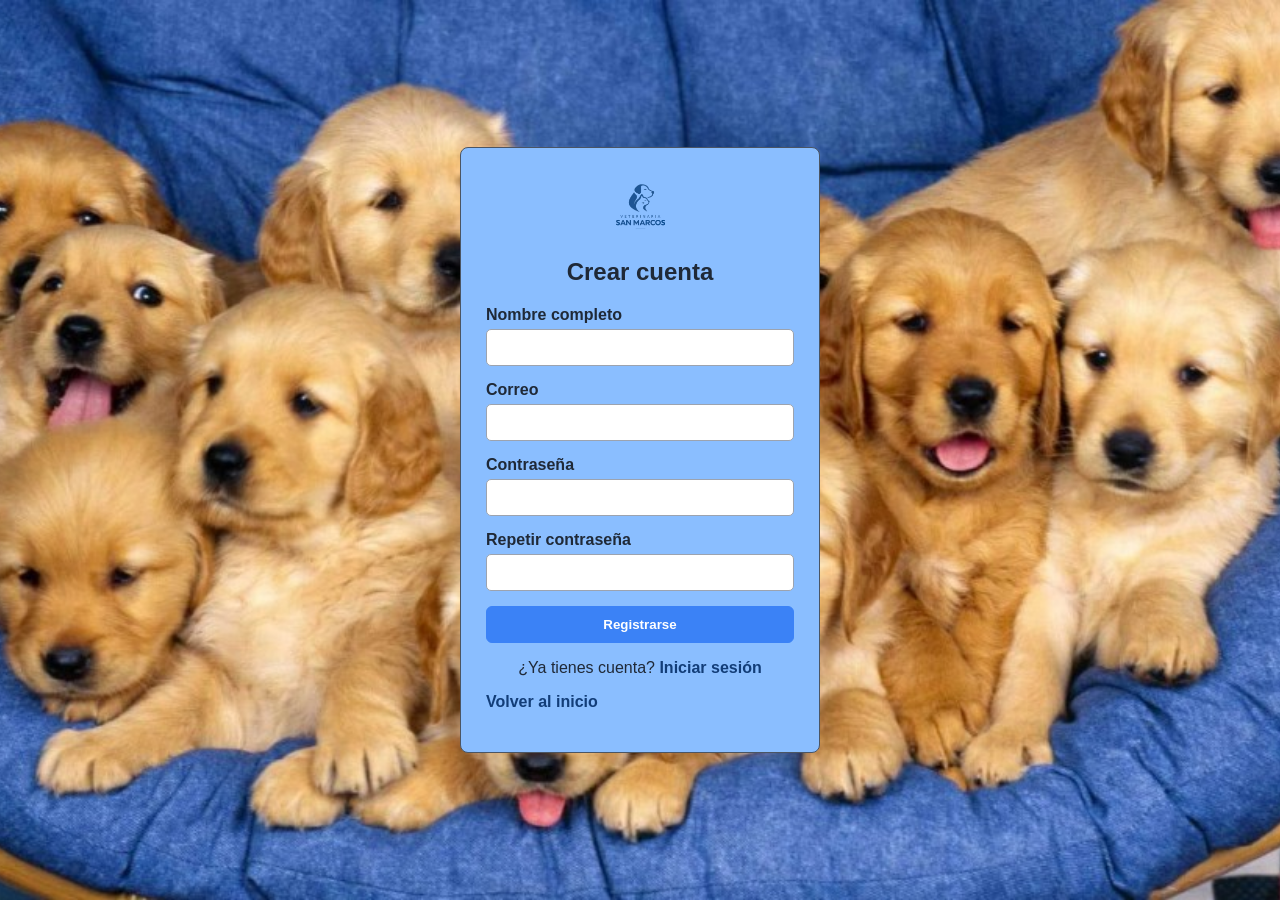
<file: registro.html>
<!DOCTYPE html>
<html lang="es">
<head>
    <meta charset="UTF-8">
    <meta name="viewport" content="width=device-width, initial-scale=1.0">
    <title>Crear cuenta</title>
    <link rel="stylesheet" href="css/styles.css">
</head>
<body class="auth-page">

    <main class="auth-shell">
        <section class="auth-box">
            <img class="auth-logo" src="assets/logo-san-marcos.png" alt="Veterinaria San Marcos">
            <h1>Crear cuenta</h1>

            <!-- Registro de ejemplo. No crea un usuario real. -->
            <form id="registro-form">
                <div class="form-group">
                    <label for="nombre">Nombre completo</label>
                    <input id="nombre" type="text">
                </div>

                <div class="form-group">
                    <label for="email">Correo</label>
                    <input id="email" type="email">
                </div>

                <div class="form-group">
                    <label for="password">Contraseña</label>
                    <input id="password" type="password">
                </div>

                <div class="form-group">
                    <label for="password2">Repetir contraseña</label>
                    <input id="password2" type="password">
                </div>

                <button class="btn btn-primary auth-button" type="submit">Registrarse</button>
                <p id="registro-message" class="form-message"></p>
            </form>

            <p class="auth-extra">¿Ya tienes cuenta? <a href="login.html">Iniciar sesión</a></p>
            <p><a class="auth-back" href="index.html">Volver al inicio</a></p>
        </section>
    </main>

    <script src="js/registro.js"></script>
</body>
</html>
</file>
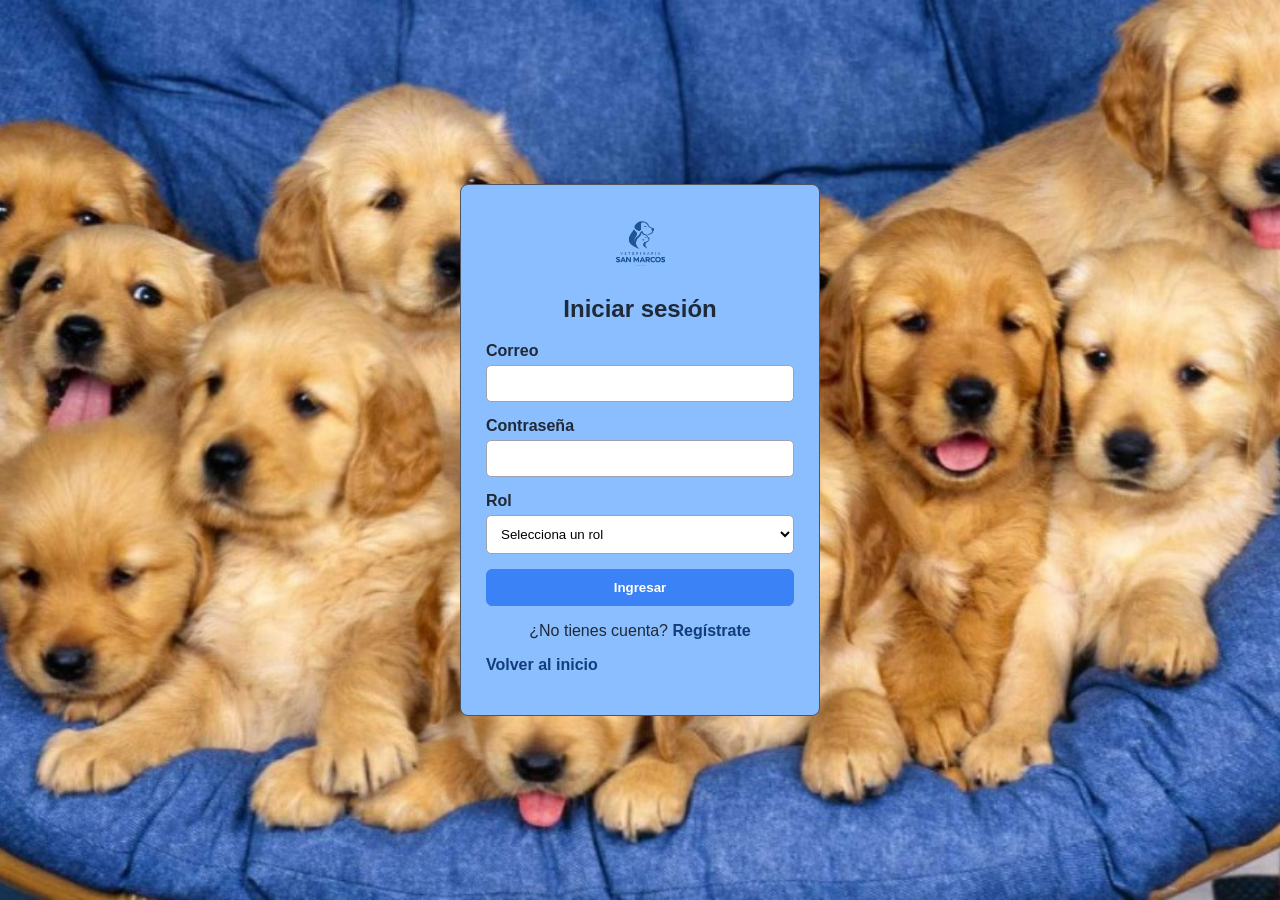
<file: tecnico.html>
<!DOCTYPE html>
<html lang="es">
<head>
  <meta charset="UTF-8">
  <meta name="viewport" content="width=device-width, initial-scale=1.0">
  <title>Técnico veterinario | Veterinaria San Marcos</title>
  <link rel="stylesheet" href="css/styles.css">
  <link rel="icon" type="image/png" href="assets/logo-san-marcos.png">
</head>
<body class="app-page" data-role="tecnico">
  <div class="app-shell">
    <aside class="sidebar" id="sidebar">
      <a class="sidebar-brand" href="index.html">
        <span class="sidebar-brand-mark logo-mark">
          <img src="assets/logo-san-marcos.png" alt="">
        </span>
        <span>San Marcos</span>
      </a>
      <div class="sidebar-profile">
        <strong>Técnico veterinario</strong>
        <span id="sidebar-email"></span>
      </div>
      <nav class="sidebar-nav" aria-label="Panel del técnico">
        <button class="side-link active" type="button" data-section="dashboard" data-title="Mi turno"><span class="side-icon">⌂</span>Inicio</button>
        <button class="side-link" type="button" data-section="appointments" data-title="Citas asignadas"><span class="side-icon">▣</span>Citas</button>
        <button class="side-link" type="button" data-section="patients" data-title="Pacientes asignados"><span class="side-icon">🐾</span>Pacientes</button>
        <button class="side-link" type="button" data-section="record" data-title="Ficha y apoyo"><span class="side-icon">▤</span>Ficha y apoyo</button>
        <button class="side-link" type="button" data-section="stock" data-title="Medicamentos"><span class="side-icon">⚕</span>Medicamentos</button>
      </nav>
      <footer class="sidebar-footer">
        <button id="logout-btn" class="btn btn-dark" type="button">Cerrar sesión</button>
      </footer>
    </aside>

    <div class="workspace">
      <header class="topbar">
        <div class="topbar-left">
          <button id="sidebar-toggle" class="btn btn-soft btn-square mobile-sidebar-toggle" type="button" aria-label="Abrir menú">☰</button>
          <h1 id="page-title">Mi turno</h1>
        </div>
        <div class="topbar-user">
          <span class="online-dot" aria-hidden="true"></span>
          <span id="session-email" class="topbar-email"></span>
        </div>
      </header>

      <main class="workspace-content">
        <section class="dashboard-section active" data-section-panel="dashboard">
          <div class="page-heading">
            <div>
              <p class="eyebrow">Técnico veterinario</p>
              <h2>Cómo trabaja este panel</h2>
              <p>1. Recepción o el médico te asignan una mascota. 2. Miras la cita. 3. Abres la ficha. 4. Anotas el apoyo (vacuna, muestra o preparación). El médico diagnostica después.</p>
            </div>
          </div>
          <div class="stat-grid">
            <article class="card stat-card">
              <span class="stat-label">Citas</span>
              <strong class="stat-value" id="n-citas">0</strong>
              <span class="stat-note">De pacientes asignados</span>
            </article>
            <article class="card stat-card">
              <span class="stat-label">Pacientes</span>
              <strong class="stat-value" id="n-pacientes">0</strong>
              <span class="stat-note">Asignados a este técnico</span>
            </article>
            <article class="card stat-card">
              <span class="stat-label">Técnicos</span>
              <strong class="stat-value" id="n-tecnicos">1</strong>
              <span class="stat-note">Equipo de apoyo</span>
            </article>
            <article class="card stat-card">
              <span class="stat-label">Productos</span>
              <strong class="stat-value" id="n-stock">22</strong>
              <span class="stat-note">Para preparar vacunas y medicamentos</span>
            </article>
          </div>
          <article class="panel">
            <div class="panel-title">
              <div>
                <h2>Citas de mis pacientes</h2>
                <p>Empieza por aquí: abre la ficha y luego anota el apoyo.</p>
              </div>
            </div>
            <div class="table-wrap">
              <table>
                <caption class="sr-only">Citas asignadas</caption>
                <thead>
                  <tr>
                    <th scope="col">Fecha</th>
                    <th scope="col">Hora</th>
                    <th scope="col">Paciente</th>
                    <th scope="col">Servicio</th>
                    <th scope="col">Estado</th>
                    <th scope="col">Acción</th>
                  </tr>
                </thead>
                <tbody id="tabla-citas-resumen"></tbody>
              </table>
            </div>
          </article>
        </section>

        <section class="dashboard-section" data-section-panel="appointments">
          <div class="page-heading">
            <div>
              <p class="eyebrow">Agenda</p>
              <h2>Citas asignadas</h2>
              <p>Solo ves citas de tus mascotas. No cambias el estado: eso lo hace recepción.</p>
            </div>
          </div>
          <article class="panel">
            <div class="filter-row">
              <div class="form-group">
                <label class="sr-only" for="buscador-citas">Buscar cita</label>
                <input id="buscador-citas" type="search" placeholder="Buscar paciente o servicio">
              </div>
            </div>
            <div class="table-wrap">
              <table>
                <caption class="sr-only">Listado de citas</caption>
                <thead>
                  <tr>
                    <th scope="col">Fecha</th>
                    <th scope="col">Hora</th>
                    <th scope="col">Paciente</th>
                    <th scope="col">Responsable</th>
                    <th scope="col">Servicio</th>
                    <th scope="col">Estado</th>
                    <th scope="col">Acción</th>
                  </tr>
                </thead>
                <tbody id="tabla-citas"></tbody>
              </table>
            </div>
          </article>
        </section>

        <section class="dashboard-section" data-section-panel="patients">
          <div class="page-heading">
            <div>
              <p class="eyebrow">Pacientes</p>
              <h2>Pacientes asignados</h2>
              <p>Estas mascotas te las asignó recepción, el veterinario o administración.</p>
            </div>
          </div>
          <article class="panel">
            <div class="search-bar">
              <label class="sr-only" for="buscador-pacientes">Buscar paciente</label>
              <input id="buscador-pacientes" type="search" placeholder="Buscar por mascota, especie o responsable">
            </div>
            <div class="table-wrap">
              <table>
                <caption class="sr-only">Listado de pacientes</caption>
                <thead>
                  <tr>
                    <th scope="col">Paciente</th>
                    <th scope="col">Especie</th>
                    <th scope="col">Raza</th>
                    <th scope="col">Edad</th>
                    <th scope="col">Responsable</th>
                    <th scope="col">Acción</th>
                  </tr>
                </thead>
                <tbody id="tabla-pacientes"></tbody>
              </table>
            </div>
          </article>
        </section>

        <section class="dashboard-section" data-section-panel="record">
          <div class="page-heading">
            <div>
              <p class="eyebrow">Atención de apoyo</p>
              <h2>Ficha y apoyo</h2>
              <p>Lee la ficha y, abajo, anota lo que hiciste. No se escribe diagnóstico.</p>
            </div>
          </div>

          <div id="patient-empty" class="empty-state">
            <span class="emoji" aria-hidden="true">🐾</span>
            Abre una mascota desde Citas o Pacientes.
          </div>

          <div id="patient-record-content" class="stack" hidden>
            <article class="panel">
              <div class="patient-summary">
                <div id="patient-avatar" class="patient-avatar">🐾</div>
                <div>
                  <p class="eyebrow">Paciente</p>
                  <h2 id="patient-name">—</h2>
                  <p id="patient-main-data" class="muted">—</p>
                  <div class="patient-meta">
                    <div><span>Responsable</span><strong id="patient-owner">—</strong></div>
                    <div><span>Sexo</span><strong id="patient-sex">—</strong></div>
                    <div><span>Peso</span><strong id="patient-weight">—</strong></div>
                    <div><span>Motivo actual</span><strong id="patient-reason">—</strong></div>
                    <div><span>Teléfono</span><strong id="patient-phone">—</strong></div>
                    <div><span>Técnico</span><strong id="patient-tecnico">—</strong></div>
                  </div>
                </div>
              </div>
            </article>

            <div class="grid-2">
              <article class="panel">
                <div class="panel-title">
                  <div>
                    <h2>Historial</h2>
                    <p>Atenciones del médico y apoyos anteriores.</p>
                  </div>
                </div>
                <div id="patient-history" class="timeline"></div>
              </article>
              <article class="panel">
                <div class="panel-title">
                  <div>
                    <h2>Vacunas</h2>
                    <p>Estado y próximas fechas.</p>
                  </div>
                </div>
                <div id="patient-vaccines" class="vaccine-list"></div>
              </article>
            </div>

            <article class="panel">
              <div class="panel-title">
                <div>
                  <h2>Anotar apoyo</h2>
                  <p>Después de preparar a la mascota, guarda lo que hiciste.</p>
                </div>
              </div>
              <form id="apoyo-form" novalidate>
                <input type="hidden" id="apoyo-paciente">
                <div class="form-row">
                  <div class="form-group">
                    <label for="apoyo-fecha">Fecha</label>
                    <input id="apoyo-fecha" name="fecha" type="date" required>
                  </div>
                  <div class="form-group">
                    <label for="apoyo-tipo">Tipo de apoyo</label>
                    <select id="apoyo-tipo" name="tipo" required>
                      <option value="">Selecciona</option>
                      <option>Vacunación</option>
                      <option>Toma de muestra</option>
                      <option>Contención</option>
                      <option>Preparación del paciente</option>
                    </select>
                  </div>
                </div>
                <div class="form-group">
                  <label for="apoyo-detalle">Qué se hizo</label>
                  <textarea id="apoyo-detalle" name="detalle" rows="3" required></textarea>
                </div>
                <button class="btn btn-primary" type="submit">Guardar apoyo</button>
                <p class="form-message" aria-live="polite"></p>
              </form>
            </article>
          </div>
        </section>

        <section class="dashboard-section" data-section-panel="stock">
          <div class="page-heading">
            <div>
              <p class="eyebrow">Inventario</p>
              <h2>Medicamentos y vacunas</h2>
              <p>Consulta el stock para preparar una vacuna o un medicamento. No se edita desde aquí.</p>
            </div>
          </div>
          <article class="panel">
            <div class="filter-row">
              <div class="form-group">
                <label class="sr-only" for="buscador-stock">Buscar producto</label>
                <input id="buscador-stock" type="search" placeholder="Buscar producto">
              </div>
              <div class="form-group">
                <label class="sr-only" for="filtro-stock">Filtrar por categoría</label>
                <select id="filtro-stock">
                  <option value="">Todas las categorías</option>
                </select>
              </div>
            </div>
            <div class="table-wrap">
              <table>
                <caption class="sr-only">Inventario</caption>
                <thead>
                  <tr>
                    <th scope="col">Código</th>
                    <th scope="col">Producto</th>
                    <th scope="col">Categoría</th>
                    <th scope="col">Principio activo</th>
                    <th scope="col">Especie</th>
                    <th scope="col">Stock</th>
                  </tr>
                </thead>
                <tbody id="tabla-stock"></tbody>
              </table>
            </div>
          </article>
        </section>
      </main>
    </div>
  </div>
  <div id="toast-container" class="toast-container" aria-live="polite"></div>
  <script src="js/data.js"></script>
  <script src="js/comun.js"></script>
  <script src="js/tecnico.js"></script>
</body>
</html>
</file>
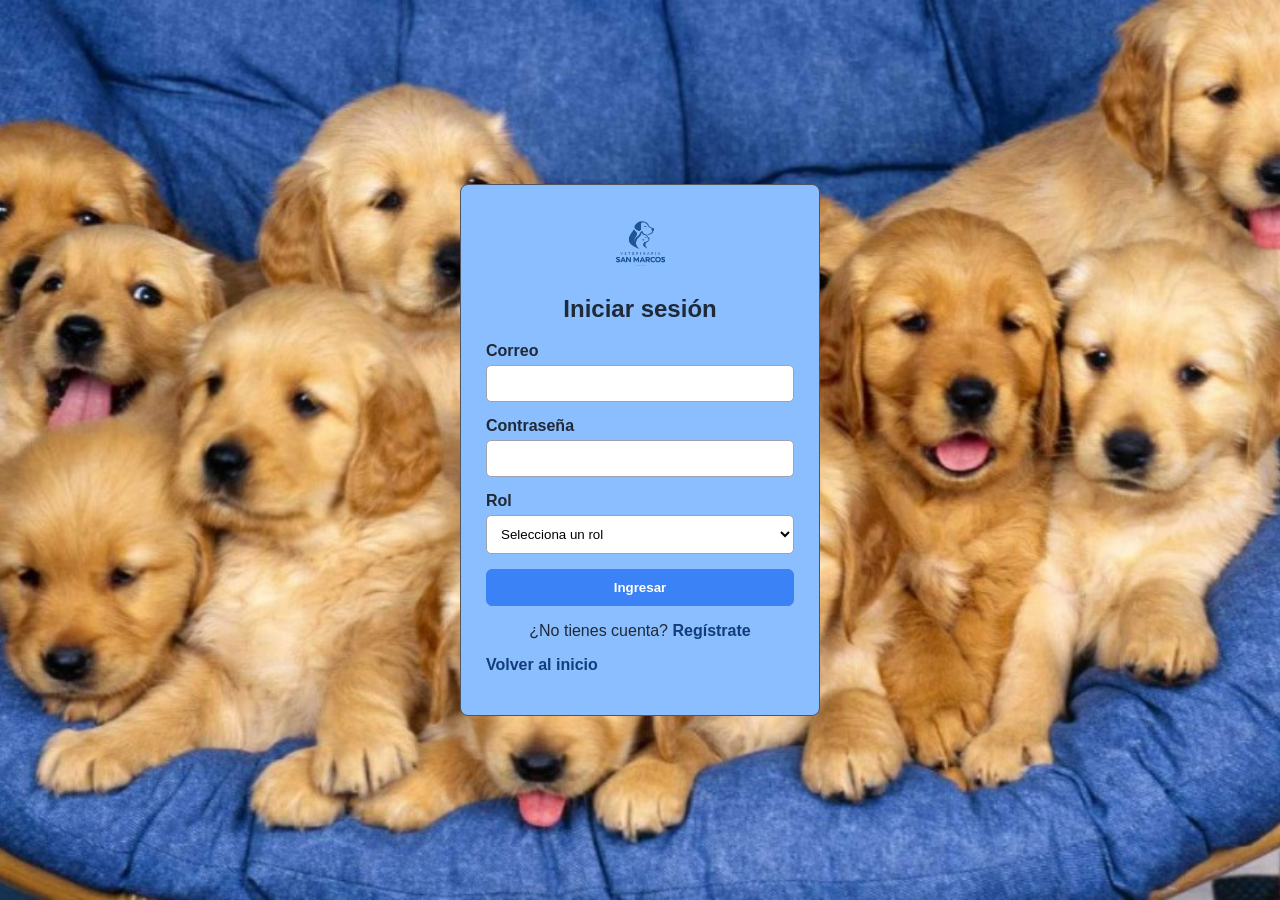
<file: veterinario.html>
<!DOCTYPE html>
<html lang="es">
<head>
  <meta charset="UTF-8">
  <meta name="viewport" content="width=device-width, initial-scale=1.0">
  <title>Veterinario | Veterinaria San Marcos</title>
  <link rel="stylesheet" href="css/styles.css">
  <link rel="icon" type="image/png" href="assets/logo-san-marcos.png">
</head>
<body class="app-page" data-role="veterinario">
  <div class="app-shell">
    <aside class="sidebar" id="sidebar">
      <a class="sidebar-brand" href="index.html">
        <span class="sidebar-brand-mark logo-mark">
          <img src="assets/logo-san-marcos.png" alt="">
        </span>
        <span>San Marcos</span>
      </a>
      <div class="sidebar-profile">
        <strong>Médico veterinario</strong>
        <span id="sidebar-email"></span>
      </div>
      <nav class="sidebar-nav" aria-label="Panel veterinario">
        <button class="side-link active" type="button" data-section="dashboard" data-title="Dashboard clínico"><span class="side-icon">⌂</span>Dashboard</button>
        <button class="side-link" type="button" data-section="appointments" data-title="Citas"><span class="side-icon">▣</span>Citas</button>
        <button class="side-link" type="button" data-section="patients" data-title="Pacientes"><span class="side-icon">🐾</span>Pacientes</button>
        <button class="side-link" type="button" data-section="record" data-title="Ficha clínica"><span class="side-icon">▤</span>Ficha clínica</button>
        <button class="side-link" type="button" data-section="attention" data-title="Registrar atención"><span class="side-icon">✚</span>Nueva atención</button>
        <button class="side-link" type="button" data-section="stock" data-title="Medicamentos y vacunas"><span class="side-icon">⚕</span>Medicamentos</button>
      </nav>
      <footer class="sidebar-footer">
        <button id="logout-btn" class="btn btn-dark" type="button">Cerrar sesión</button>
      </footer>
    </aside>

    <div class="workspace">
      <header class="topbar">
        <div class="topbar-left">
          <button id="sidebar-toggle" class="btn btn-soft btn-square mobile-sidebar-toggle" type="button" aria-label="Abrir menú">☰</button>
          <h1 id="page-title">Dashboard clínico</h1>
        </div>
        <div class="topbar-user">
          <span class="online-dot" aria-hidden="true"></span>
          <span id="session-email" class="topbar-email"></span>
        </div>
      </header>

      <main class="workspace-content">
        <section class="dashboard-section active" data-section-panel="dashboard">
          <div class="page-heading">
            <div>
              <p class="eyebrow">Veterinario</p>
              <h2>Resumen clínico</h2>
              <p>Desde la agenda puedes abrir la ficha de cada paciente.</p>
            </div>
          </div>
          <div class="stat-grid">
            <article class="card stat-card">
              <span class="stat-label">Citas registradas</span>
              <strong class="stat-value" id="n-citas">5</strong>
              <span class="stat-note">Agenda clínica</span>
            </article>
            <article class="card stat-card">
              <span class="stat-label">Pacientes registrados</span>
              <strong class="stat-value" id="n-pacientes">5</strong>
              <span class="stat-note">Pacientes disponibles</span>
            </article>
            <article class="card stat-card">
              <span class="stat-label">Veterinarios</span>
              <strong class="stat-value" id="n-veterinarios">3</strong>
              <span class="stat-note">Equipo médico</span>
            </article>
            <article class="card stat-card">
              <span class="stat-label">Productos en stock</span>
              <strong class="stat-value" id="n-stock">22</strong>
              <span class="stat-note">Medicamentos y vacunas</span>
            </article>
          </div>

          <div class="grid-2 wide-left">
            <article class="panel">
              <div class="panel-title">
                <div>
                  <h2>Próximas citas</h2>
                  <p>Selecciona una mascota para abrir su ficha clínica.</p>
                </div>
                <button class="btn btn-soft btn-small ir-seccion" data-go-section="appointments" data-title="Citas" type="button">Ver agenda</button>
              </div>
              <div class="table-wrap">
                <table>
                  <caption class="sr-only">Citas clínicas</caption>
                  <thead>
                    <tr>
                      <th scope="col">Fecha</th>
                      <th scope="col">Hora</th>
                      <th scope="col">Paciente</th>
                      <th scope="col">Responsable</th>
                      <th scope="col">Servicio</th>
                      <th scope="col">Estado</th>
                      <th scope="col">Acción</th>
                    </tr>
                  </thead>
                  <tbody id="tabla-citas-resumen"></tbody>
                </table>
              </div>
            </article>
            <article class="panel">
              <div class="panel-title">
                <div>
                  <h2>Información clínica</h2>
                  <p>Datos generales de la clínica.</p>
                </div>
              </div>
              <div class="quick-list">
                <div class="quick-item">
                  <span>Pacientes promedio al día</span>
                  <strong id="n-promedio">25</strong>
                </div>
                <div class="quick-item">
                  <span>Especies atendidas</span>
                  <strong>4 grupos</strong>
                </div>
                <div class="quick-item">
                  <span>Servicios del catálogo</span>
                  <strong id="n-servicios">31</strong>
                </div>
                <div class="quick-item">
                  <span>Servicios de vacunación</span>
                  <strong id="n-vacunas">6</strong>
                </div>
              </div>
            </article>
          </div>
        </section>

        <section class="dashboard-section" data-section-panel="appointments">
          <div class="page-heading">
            <div>
              <p class="eyebrow">Agenda</p>
              <h2>Citas</h2>
              <p>Revisa el motivo de consulta y entra a la ficha del paciente.</p>
            </div>
          </div>
          <article class="panel">
            <div class="filter-row">
              <div class="form-group">
                <label class="sr-only" for="buscador-citas">Buscar cita</label>
                <input id="buscador-citas" type="search" placeholder="Buscar paciente o servicio">
              </div>
            </div>
            <div class="table-wrap">
              <table>
                <caption class="sr-only">Listado de citas</caption>
                <thead>
                  <tr>
                    <th scope="col">Fecha</th>
                    <th scope="col">Hora</th>
                    <th scope="col">Paciente</th>
                    <th scope="col">Responsable</th>
                    <th scope="col">Servicio</th>
                    <th scope="col">Estado</th>
                    <th scope="col">Acción</th>
                  </tr>
                </thead>
                <tbody id="tabla-citas"></tbody>
              </table>
            </div>
          </article>
        </section>

        <section class="dashboard-section" data-section-panel="patients">
          <div class="page-heading">
            <div>
              <p class="eyebrow">Pacientes</p>
              <h2>Listado de pacientes</h2>
              <p>Busca una mascota y abre su ficha clínica.</p>
            </div>
          </div>
          <article class="panel">
            <div class="search-bar">
              <label class="sr-only" for="buscador-pacientes">Buscar paciente</label>
              <input id="buscador-pacientes" type="search" placeholder="Buscar por mascota, especie o responsable">
            </div>
            <div class="table-wrap">
              <table>
                <caption class="sr-only">Listado de pacientes</caption>
                <thead>
                  <tr>
                    <th scope="col">Paciente</th>
                    <th scope="col">Especie</th>
                    <th scope="col">Raza</th>
                    <th scope="col">Edad</th>
                    <th scope="col">Responsable</th>
                    <th scope="col">Técnico</th>
                    <th scope="col">Acción</th>
                  </tr>
                </thead>
                <tbody id="tabla-pacientes"></tbody>
              </table>
            </div>
          </article>
          <article class="panel">
            <div class="panel-title">
              <div>
                <h2>Asignar técnico</h2>
                <p>Elige una mascota y el técnico que la va a apoyar.</p>
              </div>
            </div>
            <form id="asig-form" novalidate>
              <div class="form-row">
                <div class="form-group">
                  <label for="asig-paciente">Paciente</label>
                  <select id="asig-paciente" required>
                    <option value="">Selecciona</option>
                  </select>
                </div>
                <div class="form-group">
                  <label for="asig-tecnico">Técnico</label>
                  <select id="asig-tecnico">
                    <option value="">Sin asignar</option>
                  </select>
                </div>
              </div>
              <button class="btn btn-primary" type="submit">Guardar asignación</button>
              <p class="form-message" aria-live="polite"></p>
            </form>
          </article>
        </section>

        <section class="dashboard-section" data-section-panel="record">
          <div class="page-heading">
            <div>
              <p class="eyebrow">Ficha clínica</p>
              <h2>Información del paciente</h2>
              <p>Selecciona una mascota para revisar antecedentes, vacunas e historial.</p>
            </div>
          </div>
          <article class="panel">
            <div class="patient-selector-box">
              <div class="form-group no-margin">
                <label for="patient-selector">Paciente</label>
                <select id="patient-selector">
                  <option value="">Selecciona una mascota</option>
                </select>
              </div>
              <span class="status status-info">Paciente: <strong id="selected-patient-label">Ninguno</strong></span>
            </div>
          </article>

          <div id="patient-empty" class="empty-state">
            <span class="emoji" aria-hidden="true">🐾</span>
            Selecciona una mascota desde el listado, la agenda o el selector.
          </div>

          <div id="patient-record-content" class="stack" hidden>
            <article class="panel">
              <div class="patient-summary">
                <div id="patient-avatar" class="patient-avatar">🐾</div>
                <div>
                  <p class="eyebrow">Paciente</p>
                  <h2 id="patient-name">—</h2>
                  <p id="patient-main-data" class="muted">—</p>
                  <div class="patient-meta">
                    <div><span>Responsable</span><strong id="patient-owner">—</strong></div>
                    <div><span>Sexo</span><strong id="patient-sex">—</strong></div>
                    <div><span>Peso</span><strong id="patient-weight">—</strong></div>
                    <div><span>Motivo actual</span><strong id="patient-reason">—</strong></div>
                    <div><span>Teléfono</span><strong id="patient-phone">—</strong></div>
                    <div><span>ID</span><strong id="patient-id">—</strong></div>
                  </div>
                </div>
              </div>
            </article>

            <div class="grid-2">
              <article class="panel">
                <div class="panel-title">
                  <div>
                    <h2>Historial clínico</h2>
                    <p>Atenciones anteriores registradas.</p>
                  </div>
                </div>
                <div id="patient-history" class="timeline"></div>
              </article>
              <article class="panel">
                <div class="panel-title">
                  <div>
                    <h2>Vacunas</h2>
                    <p>Estado y próximas fechas.</p>
                  </div>
                </div>
                <div id="patient-vaccines" class="vaccine-list"></div>
              </article>
            </div>
          </div>
        </section>

        <section class="dashboard-section" data-section-panel="attention">
          <div class="page-heading">
            <div>
              <p class="eyebrow">Atención clínica</p>
              <h2>Registrar nueva atención</h2>
              <p>Lo que guardes aquí se agrega al historial de la ficha del paciente.</p>
            </div>
          </div>
          <div class="grid-2 wide-left">
            <article class="panel">
              <form id="clinical-form" novalidate>
                <div class="form-row">
                  <div class="form-group">
                    <label for="clinical-patient">Paciente</label>
                    <select id="clinical-patient" name="paciente" required>
                      <option value="">Selecciona un paciente</option>
                    </select>
                  </div>
                  <div class="form-group">
                    <label for="clinical-date">Fecha</label>
                    <input id="clinical-date" name="fecha" type="date" required>
                  </div>
                </div>
                <div class="form-group">
                  <label for="clinical-symptoms">Síntomas / motivo</label>
                  <textarea id="clinical-symptoms" name="sintomas" rows="3" required></textarea>
                </div>
                <div class="form-group">
                  <label for="clinical-diagnosis">Diagnóstico</label>
                  <textarea id="clinical-diagnosis" name="diagnostico" rows="3" required></textarea>
                </div>
                <div class="form-group">
                  <label for="clinical-treatment">Tratamiento</label>
                  <textarea id="clinical-treatment" name="tratamiento" rows="3" required></textarea>
                </div>
                <div class="form-group">
                  <label for="clinical-medicine">Medicamento asociado</label>
                  <select id="clinical-medicine" name="medicamento">
                    <option value="">Sin medicamento</option>
                  </select>
                </div>
                <button class="btn btn-primary" type="submit">Guardar atención</button>
                <p class="form-message" aria-live="polite"></p>
              </form>
            </article>
            <article class="panel">
              <div class="panel-title">
                <div>
                  <h2>Catálogo rápido</h2>
                  <p>Servicios usados con frecuencia.</p>
                </div>
              </div>
              <div class="quick-list" id="lista-servicios-rapidos"></div>
            </article>
          </div>
        </section>

        <section class="dashboard-section" data-section-panel="stock">
          <div class="page-heading">
            <div>
              <p class="eyebrow">Apoyo clínico</p>
              <h2>Medicamentos y vacunas</h2>
              <p>Inventario disponible para consulta durante la atención.</p>
            </div>
          </div>
          <article class="panel">
            <div class="filter-row">
              <div class="form-group">
                <label class="sr-only" for="buscador-stock">Buscar producto</label>
                <input id="buscador-stock" type="search" placeholder="Buscar por producto, categoría o principio activo">
              </div>
              <div class="form-group">
                <label class="sr-only" for="filtro-stock">Filtrar por categoría</label>
                <select id="filtro-stock">
                  <option value="">Todas las categorías</option>
                </select>
              </div>
            </div>
            <div class="table-wrap">
              <table>
                <caption class="sr-only">Inventario de medicamentos y vacunas</caption>
                <thead>
                  <tr>
                    <th scope="col">Código</th>
                    <th scope="col">Producto</th>
                    <th scope="col">Categoría</th>
                    <th scope="col">Principio activo</th>
                    <th scope="col">Especie</th>
                    <th scope="col">Stock</th>
                  </tr>
                </thead>
                <tbody id="tabla-stock"></tbody>
              </table>
            </div>
          </article>
        </section>
      </main>
    </div>
  </div>
  <div id="toast-container" class="toast-container" aria-live="polite"></div>
  <script src="js/data.js"></script>
  <script src="js/comun.js"></script>
  <script src="js/veterinario.js"></script>
</body>
</html>
</file>
<file: css/styles.css>
/* ==================================================
   ESTILOS GENERALES
   Este CSS usa reglas simples y colores escritos directamente.
   No usa variables de CSS ni efectos complicados.
   ================================================== */

* {
    box-sizing: border-box;
}

body {
    margin: 0;
    font-family: Arial, sans-serif;
    color: #1f2937;
    background-color: #ffffff;
}

a {
    color: inherit;
    text-decoration: none;
}

img {
    max-width: 100%;
}

button,
input,
select,
textarea {
    font-family: Arial, sans-serif;
}

button {
    cursor: pointer;
}

.container {
    width: 90%;
    max-width: 1100px;
    margin: 0 auto;
}

.hidden,
[hidden] {
    display: none !important;
}

.muted {
    color: #666666;
}

.eyebrow {
    color: #1d4ed8;
    font-weight: bold;
    margin-bottom: 5px;
}

/* ==================================================
   BOTONES
   ================================================== */

.btn {
    display: inline-block;
    padding: 10px 16px;
    border: 1px solid #1f2937;
    border-radius: 6px;
    text-align: center;
    font-weight: bold;
}

.btn-primary {
    background-color: #3b82f6;
    color: white;
    border-color: #3b82f6;
}

.btn-dark {
    background-color: #1f2937;
    color: white;
}

.btn-soft {
    background-color: #e5efff;
    color: #1f2937;
    border-color: #9fb7d8;
}

.btn-small {
    padding: 6px 10px;
    font-size: 13px;
}

.btn-square {
    width: 40px;
    height: 40px;
    padding: 0;
}

/* ==================================================
   FORMULARIOS
   ================================================== */

.form-group {
    margin-bottom: 15px;
}

.form-group label {
    display: block;
    margin-bottom: 5px;
    font-weight: bold;
}

.form-group input,
.form-group select,
.form-group textarea {
    width: 100%;
    padding: 10px;
    border: 1px solid #9ca3af;
    border-radius: 5px;
    background-color: white;
}

.form-row {
    display: grid;
    grid-template-columns: 1fr 1fr;
    gap: 15px;
}

.form-row-3 {
    grid-template-columns: 1fr 1fr 1fr;
}

.form-message {
    margin-top: 12px;
    font-weight: bold;
}

.success {
    color: #1f7a3d;
}

.error,
.error-message {
    color: #b42318;
}

.no-margin {
    margin-bottom: 0;
}

/* ==================================================
   PÁGINA PRINCIPAL
   ================================================== */

.site-header {
    background-color: #8abeff;
    border-bottom: 1px solid #4b5563;
}

.nav-wrap {
    min-height: 72px;
    display: flex;
    align-items: center;
    justify-content: space-between;
    gap: 20px;
}

.brand-logo img {
    display: block;
    height: 50px;
    width: auto;
}

.main-nav {
    display: flex;
    gap: 20px;
    font-weight: bold;
}

.main-nav a:hover {
    text-decoration: underline;
}

.hero {
    background-color: #eaf3ff;
    padding: 45px 0;
}

.hero-grid {
    display: grid;
    grid-template-columns: 1fr 1fr;
    gap: 35px;
    align-items: center;
}

.hero-copy h1 {
    font-size: 42px;
    margin-top: 0;
    margin-bottom: 15px;
}

.hero-copy p {
    font-size: 18px;
    line-height: 1.5;
}

.hero-actions {
    display: flex;
    gap: 10px;
    flex-wrap: wrap;
    margin-top: 20px;
}

.hero-visual {
    text-align: center;
}

.hero-photo {
    width: 100%;
    max-width: 550px;
    border-radius: 8px;
}

.section {
    padding: 60px 0;
}

.section-soft {
    background-color: #f4f8ff;
}

.split {
    display: grid;
    grid-template-columns: 1fr 1fr;
    gap: 40px;
    align-items: center;
}

.about-visual {
    text-align: center;
    background-color: #eaf3ff;
    padding: 40px;
    border: 1px solid #b7cae6;
}

.about-visual img {
    width: 220px;
}

.section-heading {
    text-align: center;
    margin-bottom: 30px;
}

.service-grid {
    display: grid;
    grid-template-columns: repeat(3, 1fr);
    gap: 15px;
}

.card,
.panel {
    background-color: white;
    border: 1px solid #cbd5e1;
    border-radius: 6px;
    padding: 20px;
}

.service-card h3 {
    margin-top: 0;
}

.service-card p {
    color: #555555;
}

.contact-section {
    background-color: #eef5ff;
}

.contact-grid {
    display: grid;
    grid-template-columns: 1fr 1fr;
    gap: 35px;
}

.site-footer {
    background-color: #0f1b2d;
    color: white;
    padding: 30px 0;
}

.footer-grid {
    display: flex;
    justify-content: space-between;
    align-items: center;
    gap: 20px;
    flex-wrap: wrap;
}

.footer-grid img {
    height: 45px;
    width: auto;
}

.footer-nav {
    display: flex;
    gap: 18px;
    flex-wrap: wrap;
}

/* ==================================================
   LOGIN Y REGISTRO
   ================================================== */

.auth-page {
    min-height: 100vh;
    margin: 0;
    background-image: url("../assets/fondo-login.jpg");
    background-size: cover;
    background-position: center;
    background-repeat: no-repeat;
}

.auth-shell {
    min-height: 100vh;
    display: flex;
    justify-content: center;
    align-items: center;
    padding: 20px;
}

.auth-box {
    width: 100%;
    max-width: 360px;
    padding: 25px;
    background-color: #8abeff;
    border: 1px solid #4b5563;
    border-radius: 8px;
}

.auth-logo {
    display: block;
    height: 65px;
    width: auto;
    margin: 0 auto 15px;
}

.auth-box h1 {
    text-align: center;
}

.auth-button {
    width: 100%;
}

.auth-extra,
.auth-back {
    text-align: center;
}

.auth-extra a,
.auth-back {
    color: #123d78;
    font-weight: bold;
}

/* ==================================================
   PANELES DEL SISTEMA
   Se usa la misma estructura para todos los roles.
   ================================================== */

.app-page {
    min-height: 100vh;
    background-color: #f5f7fa;
}

.app-shell {
    min-height: 100vh;
    display: flex;
}

.sidebar {
    position: fixed;
    top: 0;
    left: 0;
    bottom: 0;
    width: 230px;
    background-color: #cfe3ff;
    border-right: 1px solid #9fb7d8;
    overflow-y: auto;
}

.sidebar-brand {
    display: flex;
    align-items: center;
    gap: 10px;
    min-height: 65px;
    padding: 10px 15px;
    border-bottom: 1px solid #9fb7d8;
    font-weight: bold;
}

.sidebar-brand-mark {
    width: 35px;
    height: 35px;
    background-color: white;
    border: 1px solid #9fb7d8;
    display: flex;
    align-items: center;
    justify-content: center;
}

.logo-mark img {
    width: 28px;
    height: 28px;
    object-fit: contain;
}

.sidebar-profile {
    padding: 15px;
    border-bottom: 1px solid #9fb7d8;
}

.sidebar-profile strong,
.sidebar-profile span {
    display: block;
}

.sidebar-profile span {
    margin-top: 4px;
    font-size: 13px;
    color: #52606d;
    word-break: break-word;
}

.sidebar-nav {
    padding: 10px;
}

.side-link {
    width: 100%;
    display: block;
    margin-bottom: 5px;
    padding: 10px;
    border: 1px solid transparent;
    background-color: transparent;
    text-align: left;
    font-weight: bold;
}

.side-link:hover,
.side-link.active {
    background-color: white;
    border-color: #9fb7d8;
}

.side-icon {
    display: inline-block;
    width: 25px;
}

.sidebar-footer {
    padding: 10px;
}

.sidebar-footer .btn {
    width: 100%;
}

.workspace {
    width: calc(100% - 230px);
    margin-left: 230px;
}

.topbar {
    min-height: 65px;
    background-color: white;
    border-bottom: 1px solid #cbd5e1;
    padding: 10px 20px;
    display: flex;
    align-items: center;
    justify-content: space-between;
    gap: 15px;
}

.topbar-left,
.topbar-user {
    display: flex;
    align-items: center;
    gap: 10px;
}

.topbar h1 {
    margin: 0;
    font-size: 22px;
}

.topbar-email {
    color: #666666;
    font-size: 14px;
}

.online-dot {
    width: 8px;
    height: 8px;
    border-radius: 50%;
    background-color: green;
}

.mobile-sidebar-toggle {
    display: none;
}

.workspace-content {
    padding: 20px;
}

.dashboard-section {
    display: none;
}

.dashboard-section.active {
    display: block;
}

.page-heading {
    display: flex;
    justify-content: space-between;
    align-items: end;
    gap: 20px;
    margin-bottom: 20px;
}

.page-heading h2 {
    margin: 0 0 5px;
}

.page-heading p {
    margin: 0;
    color: #666666;
}

.stat-grid {
    display: grid;
    grid-template-columns: repeat(4, 1fr);
    gap: 12px;
    margin-bottom: 18px;
}

.stat-card {
    min-height: 110px;
}

.stat-label {
    color: #666666;
    font-size: 13px;
}

.stat-value {
    display: block;
    margin: 10px 0;
    font-size: 28px;
    font-weight: bold;
    color: #1d4ed8;
}

.stat-note {
    color: #666666;
    font-size: 12px;
}

.grid-2 {
    display: grid;
    grid-template-columns: 1fr 1fr;
    gap: 15px;
}

.wide-left {
    grid-template-columns: 2fr 1fr;
}

.stack {
    display: grid;
    gap: 15px;
}

.panel-title {
    display: flex;
    justify-content: space-between;
    align-items: start;
    gap: 15px;
    margin-bottom: 15px;
}

.panel-title h2,
.panel-title h3 {
    margin-top: 0;
}

.table-wrap {
    width: 100%;
    overflow-x: auto;
}

table {
    width: 100%;
    min-width: 650px;
    border-collapse: collapse;
}

th,
td {
    border: 1px solid #d1d5db;
    padding: 9px;
    text-align: left;
}

th {
    background-color: #e8f1ff;
}

.low-stock td {
    background-color: #fff0f0;
}

.actions,
.table-actions {
    display: flex;
    gap: 5px;
    flex-wrap: wrap;
}

.search-bar,
.filter-row {
    display: flex;
    gap: 10px;
    flex-wrap: wrap;
    margin-bottom: 15px;
}

.search-bar input,
.filter-row input,
.filter-row select {
    padding: 9px;
    border: 1px solid #9ca3af;
    border-radius: 4px;
}

.search-bar input {
    flex: 1;
}

.filter-row .form-group {
    flex: 1;
    min-width: 180px;
    margin-bottom: 0;
}

.quick-list {
    display: grid;
    gap: 8px;
}

.quick-item {
    padding: 10px 0;
    border-bottom: 1px solid #d1d5db;
    display: flex;
    justify-content: space-between;
    gap: 12px;
}

.status {
    display: inline-block;
    padding: 4px 8px;
    border-radius: 4px;
    background-color: #e5e7eb;
    font-size: 12px;
    font-weight: bold;
}

.status-ok {
    background-color: #dff3e5;
    color: #1f6b38;
}

.status-info {
    background-color: #dbeafe;
    color: #1e4f8a;
}

.status-warning {
    background-color: #fff3cd;
    color: #7a5200;
}

.status-danger {
    background-color: #f8d7da;
    color: #842029;
}

.status-muted {
    background-color: #e5e7eb;
    color: #555555;
}

.patient-summary {
    display: grid;
    grid-template-columns: auto 1fr;
    gap: 15px;
    align-items: start;
}

.patient-avatar {
    width: 80px;
    height: 80px;
    background-color: #dbeafe;
    border: 1px solid #9fb7d8;
    display: flex;
    align-items: center;
    justify-content: center;
    font-size: 38px;
}

.patient-meta {
    display: grid;
    grid-template-columns: repeat(3, 1fr);
    gap: 8px;
    margin-top: 12px;
}

.patient-meta div {
    background-color: #f3f6fa;
    padding: 9px;
    border: 1px solid #d9e1ea;
}

.patient-meta span,
.patient-meta strong {
    display: block;
}

.patient-meta span {
    font-size: 12px;
    color: #666666;
}

.timeline {
    display: grid;
    gap: 10px;
}

.timeline-item {
    border-left: 3px solid #3b82f6;
    padding-left: 10px;
}

.vaccine-list {
    display: grid;
    gap: 8px;
}

.vaccine-row {
    display: grid;
    grid-template-columns: 2fr 1fr 1fr auto;
    gap: 8px;
    padding: 8px 0;
    border-bottom: 1px solid #d1d5db;
    align-items: center;
}

.patient-selector-box {
    display: grid;
    grid-template-columns: 1fr auto;
    gap: 10px;
    align-items: end;
    margin-bottom: 15px;
}

.empty-state {
    padding: 25px;
    text-align: center;
    border: 1px dashed #9ca3af;
    background-color: #fafafa;
    color: #666666;
}

.emoji {
    display: block;
    font-size: 35px;
    margin-bottom: 8px;
}

.toast-container {
    position: fixed;
    right: 20px;
    bottom: 20px;
}

.toast {
    background-color: white;
    border: 1px solid #9ca3af;
    padding: 10px 14px;
    margin-top: 8px;
}

.admin-editor {
    margin-top: 20px;
    border: 2px solid #7fb0f0;
}

.admin-record-row {
    display: flex;
    justify-content: space-between;
    gap: 15px;
}

.admin-record-row > div {
    flex: 1;
}

.admin-vaccine-row {
    grid-template-columns: 2fr 1fr 1fr auto auto;
}

.section-divider {
    border: 0;
    border-top: 1px solid #d1d5db;
    margin: 25px 0;
}

.sr-only {
    position: absolute;
    width: 1px;
    height: 1px;
    overflow: hidden;
    clip: rect(0, 0, 0, 0);
}

/* ==================================================
   ADAPTACIÓN A PANTALLAS MÁS PEQUEÑAS
   Solo se cambian columnas y menú lateral.
   ================================================== */

@media (max-width: 900px) {
    .hero-grid,
    .split,
    .contact-grid,
    .grid-2,
    .wide-left {
        grid-template-columns: 1fr;
    }

    .service-grid,
    .stat-grid {
        grid-template-columns: 1fr 1fr;
    }

    .sidebar {
        display: none;
        z-index: 10;
    }

    .sidebar.open {
        display: block;
    }

    .workspace {
        width: 100%;
        margin-left: 0;
    }

    .mobile-sidebar-toggle {
        display: inline-block;
    }
}

@media (max-width: 650px) {
    .nav-wrap {
        display: block;
        padding: 12px 0;
    }

    .brand-logo img {
        margin: 0 auto 12px;
    }

    .main-nav {
        justify-content: center;
        flex-wrap: wrap;
        gap: 12px;
    }

    .hero-copy h1 {
        font-size: 32px;
    }

    .service-grid,
    .stat-grid,
    .form-row,
    .form-row-3,
    .patient-meta,
    .vaccine-row,
    .admin-vaccine-row,
    .patient-selector-box {
        grid-template-columns: 1fr;
    }

    .page-heading,
    .panel-title,
    .admin-record-row {
        display: block;
    }

    .topbar-email {
        display: none;
    }

    .workspace-content {
        padding: 12px;
    }
}
</file>
